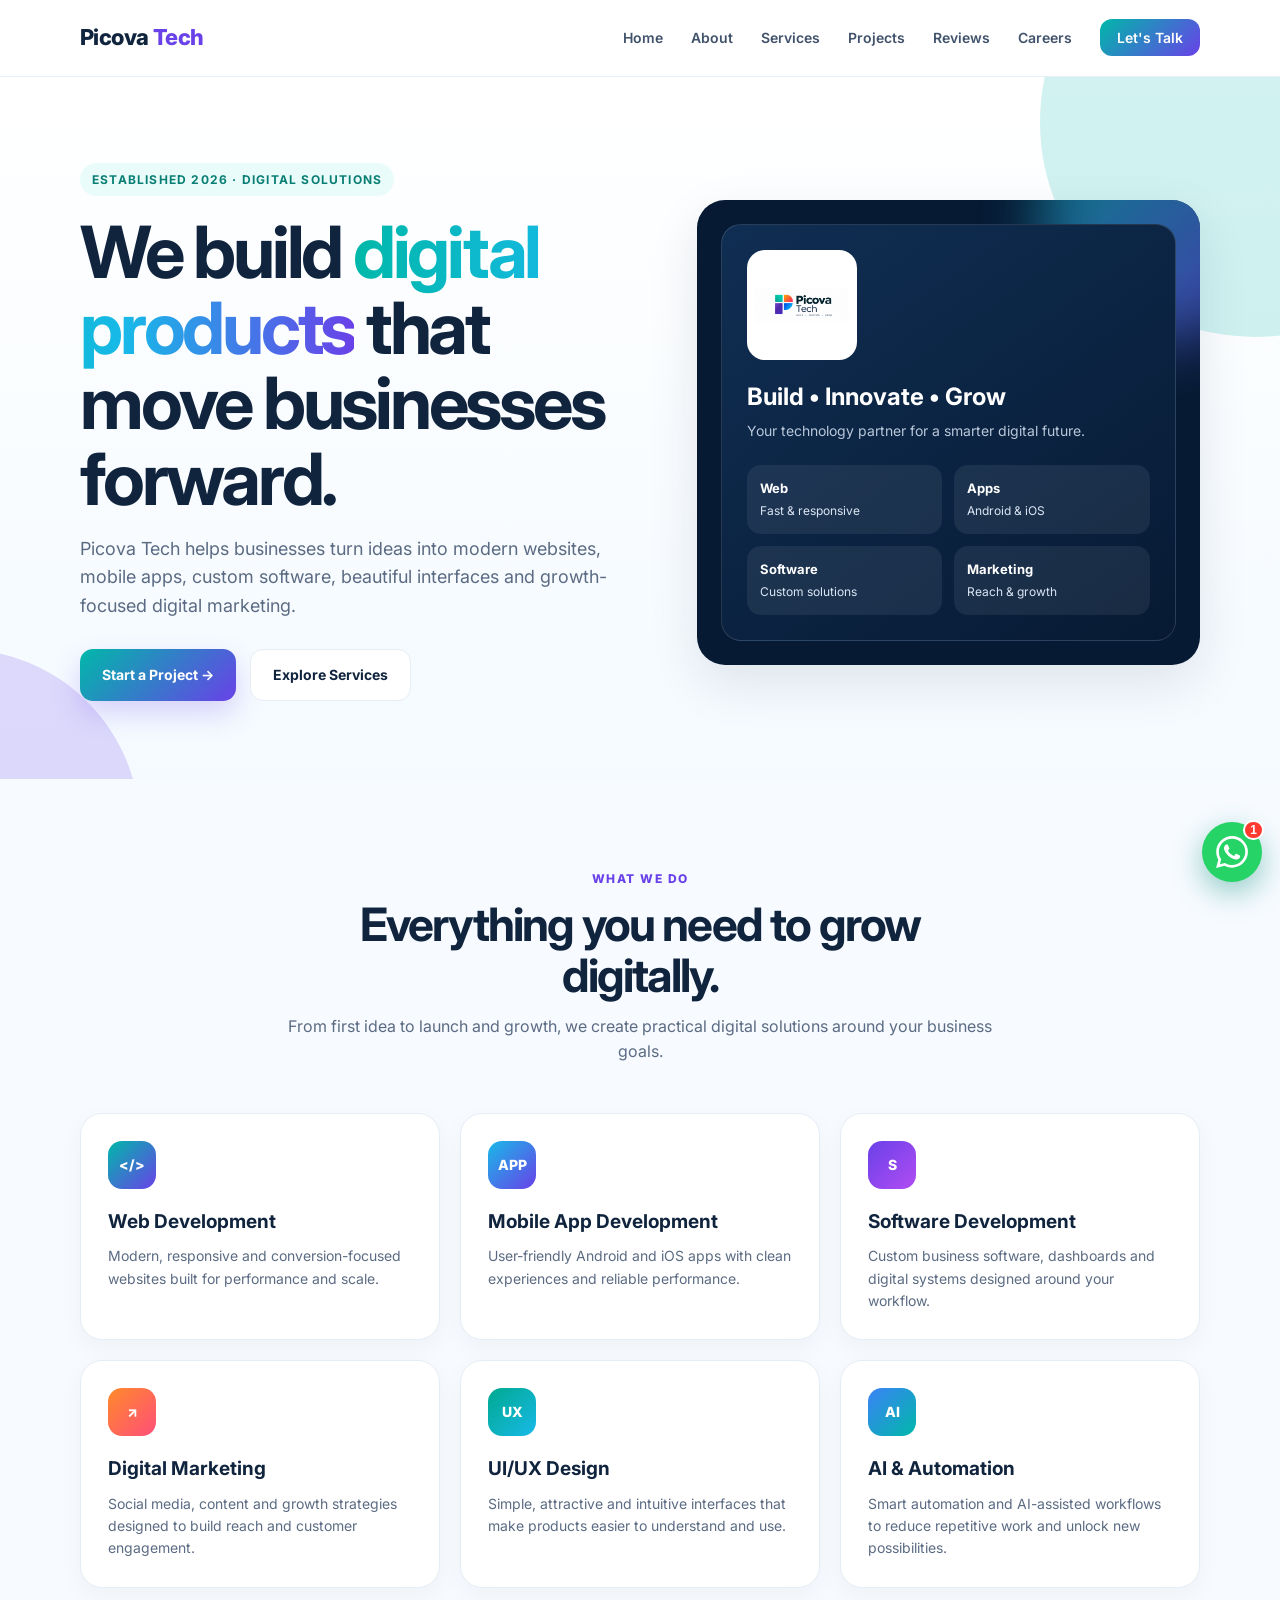
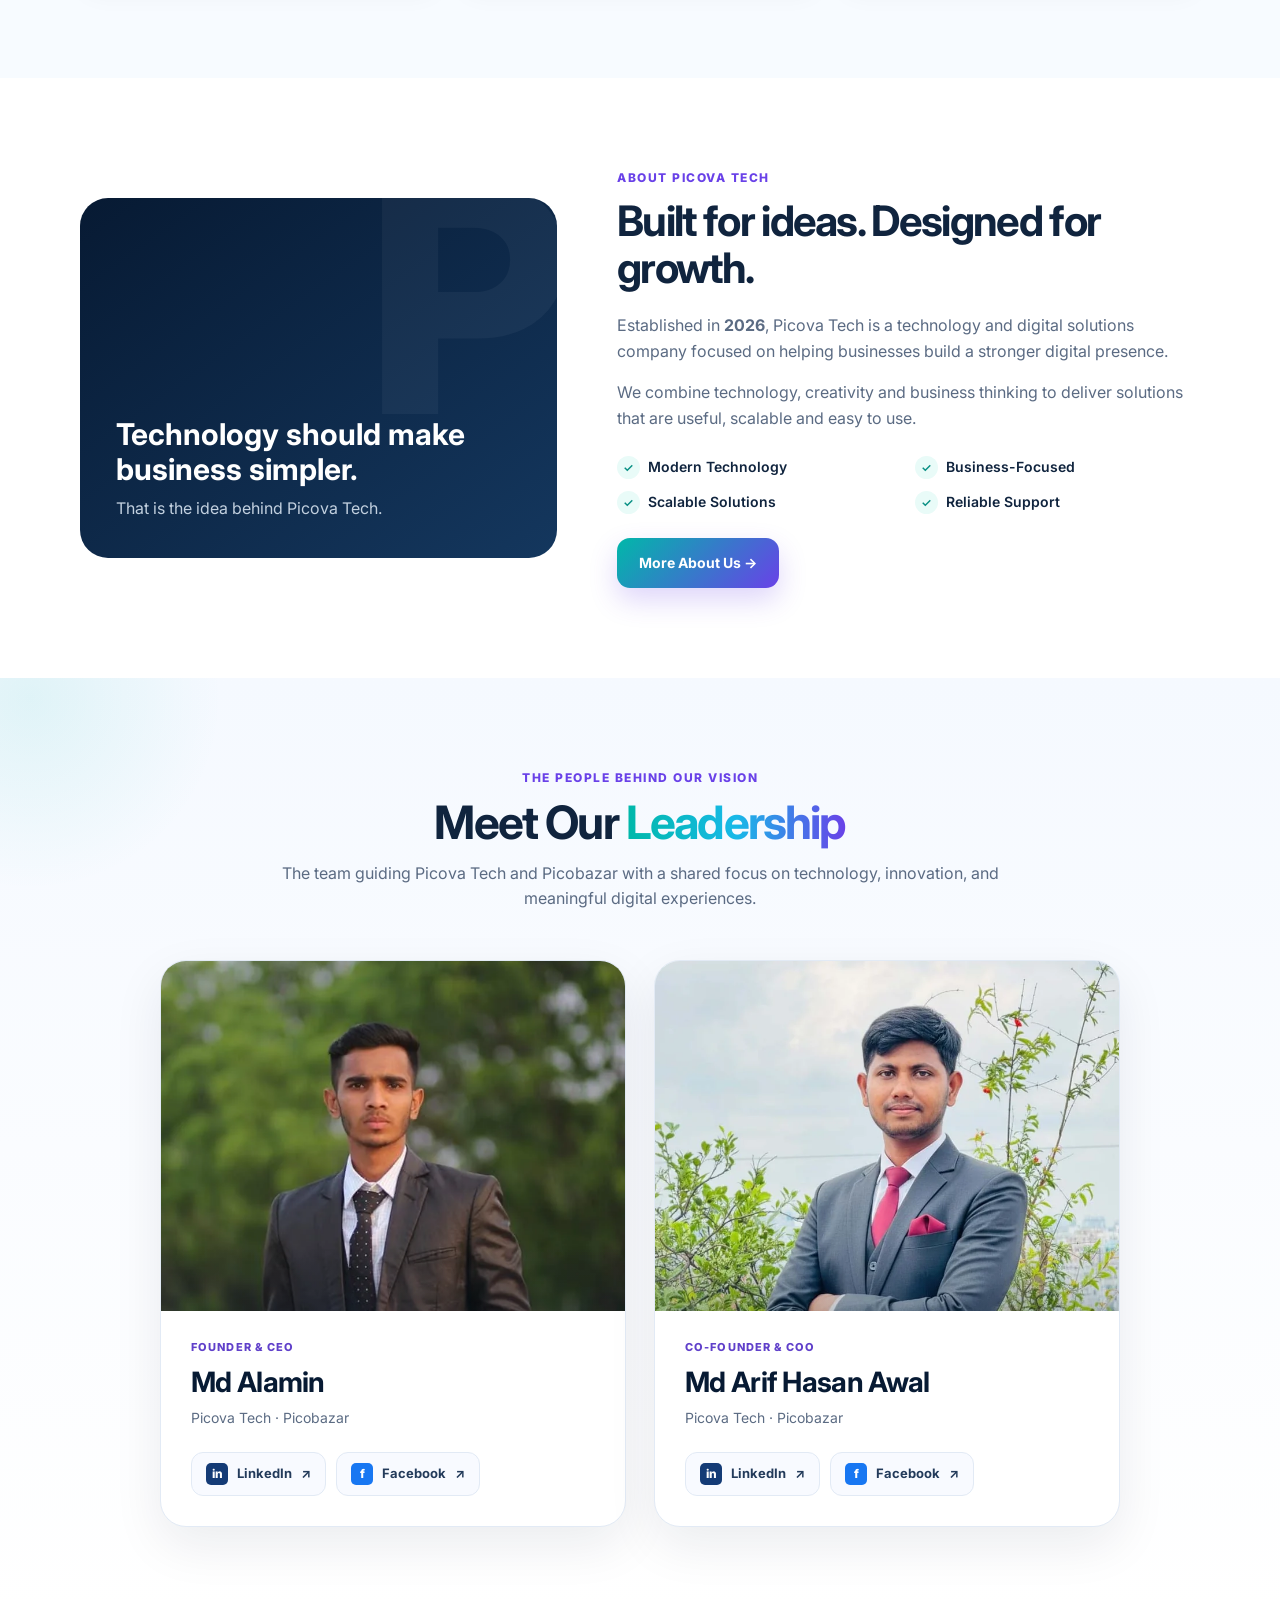
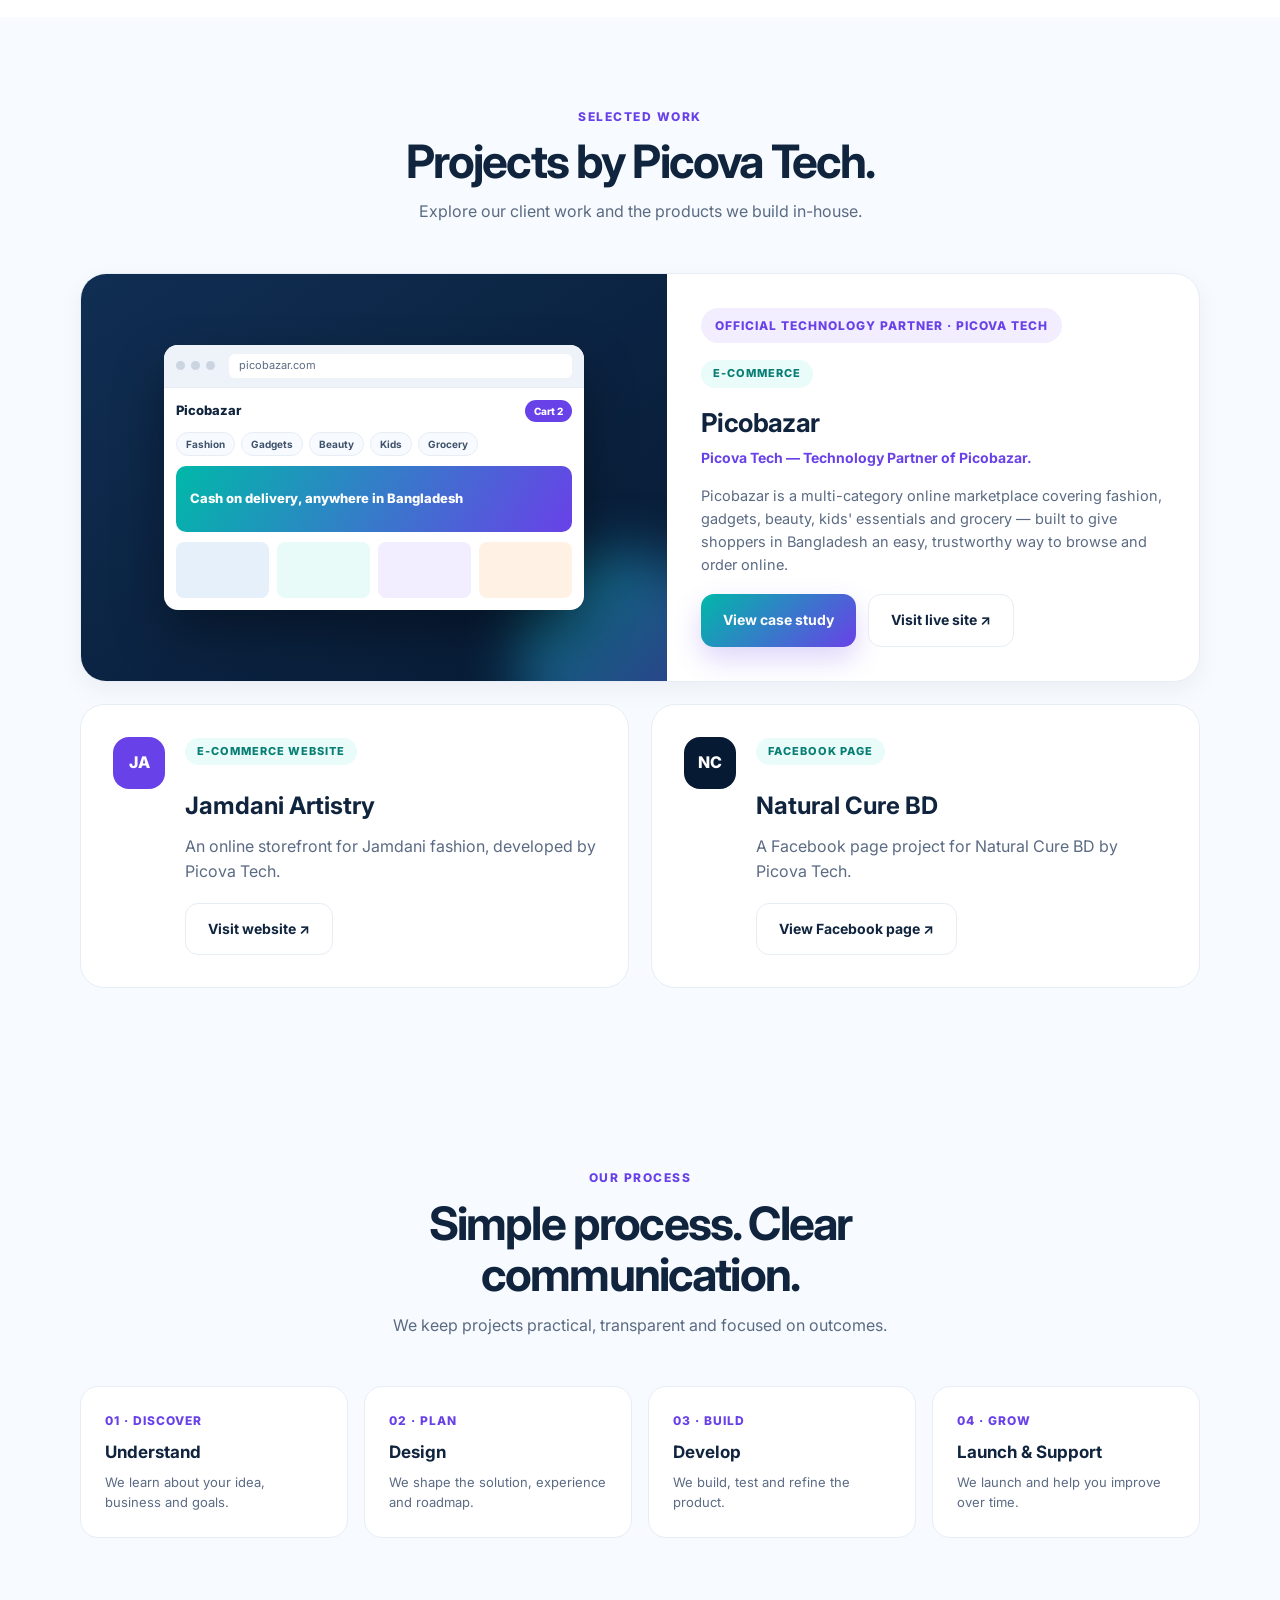
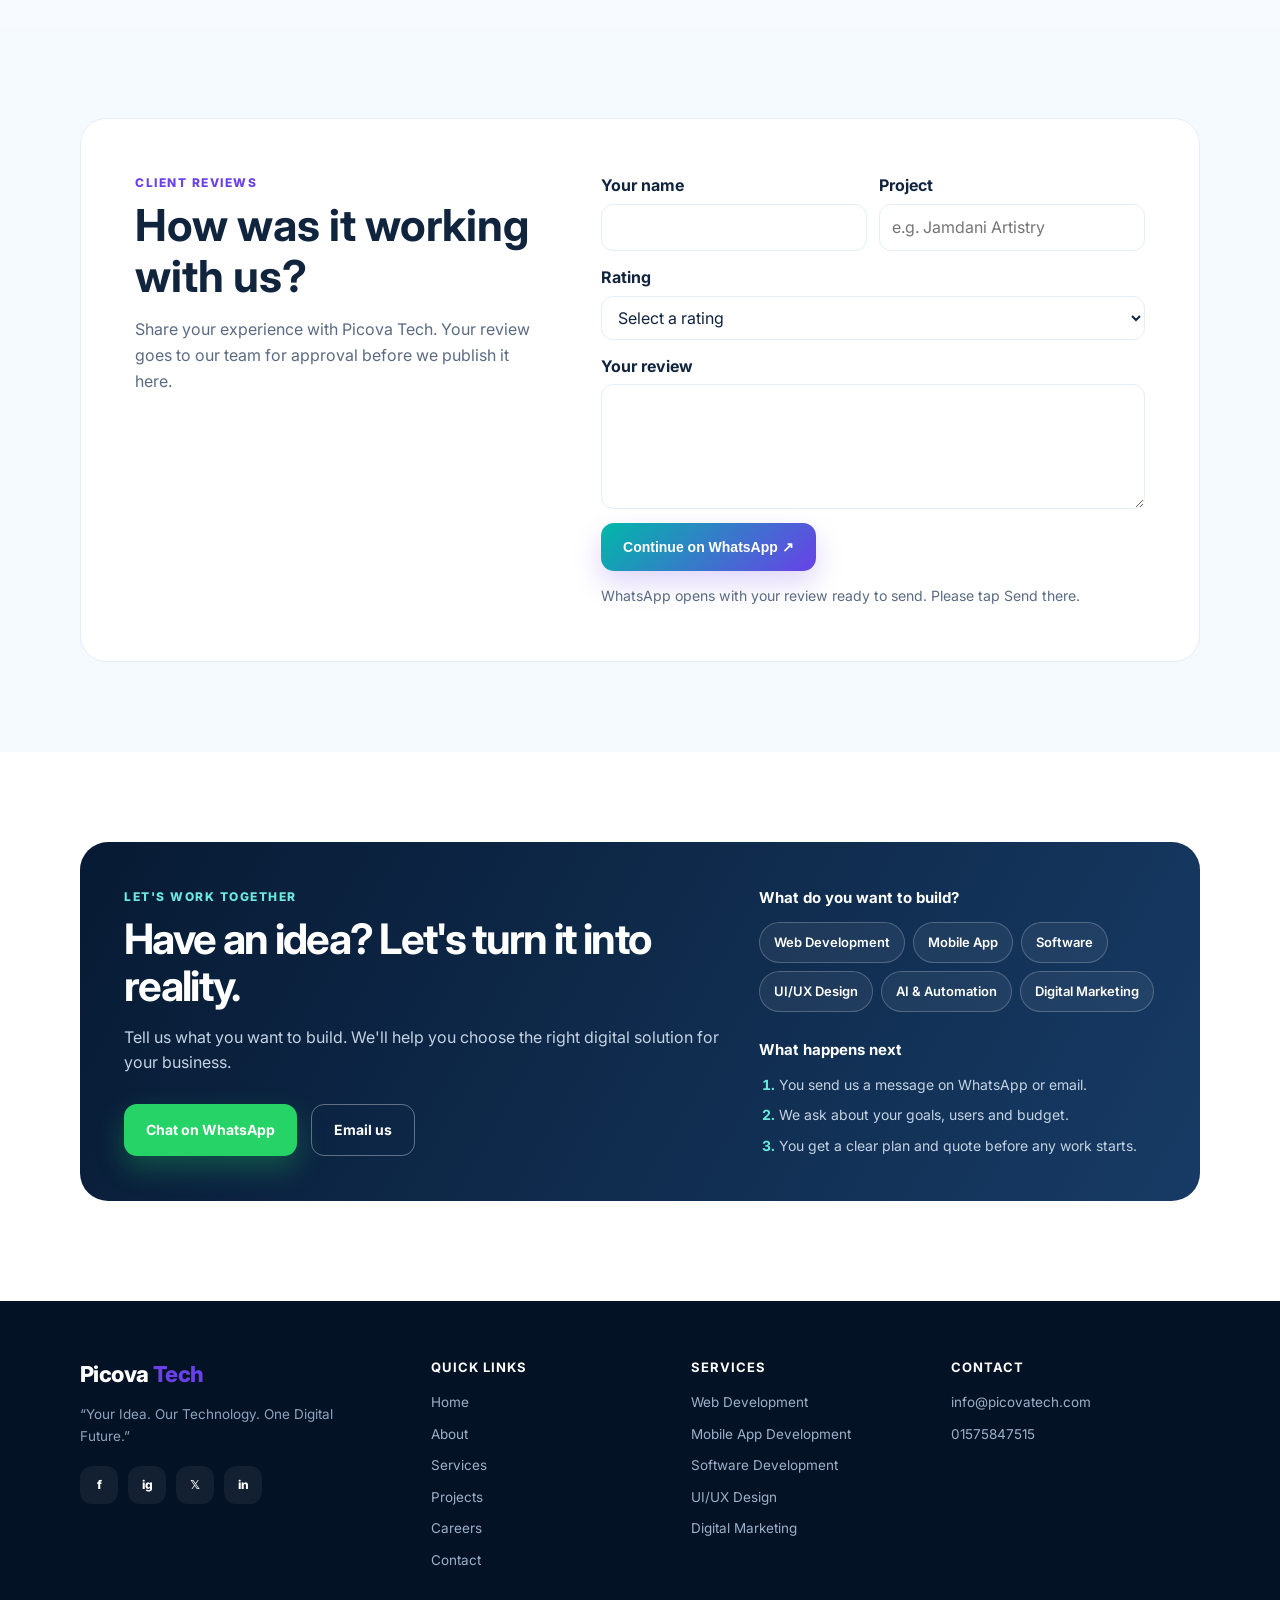
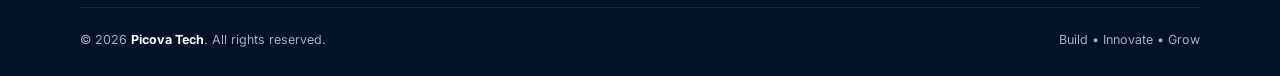
<file: index.html>
<!doctype html>
<html lang="en">
<head>
  <meta charset="utf-8">
  <meta name="viewport" content="width=device-width, initial-scale=1, viewport-fit=cover">
  <meta name="theme-color" content="#071a33">
  <meta name="robots" content="index, follow">
  <link rel="canonical" href="https://www.picovatech.com/">
  <meta name="description" content="Picova Tech is a digital technology company offering web development, mobile app development, custom software, UI/UX design, AI &amp; automation, and digital marketing services. Established in 2026.">
  <title>Picova Tech | Web, App &amp; Software Development Company</title>
  <meta property="og:type" content="website">
  <meta property="og:site_name" content="Picova Tech">
  <meta property="og:title" content="Picova Tech | Web, App &amp; Software Development Company">
  <meta property="og:description" content="Modern web, mobile app, custom software, UI/UX, AI automation and digital marketing solutions by Picova Tech.">
  <meta property="og:url" content="https://www.picovatech.com/">
  <meta property="og:image" content="https://www.picovatech.com/og-image.png">
  <meta name="twitter:card" content="summary_large_image">
  <meta name="twitter:title" content="Picova Tech | Web, App &amp; Software Development Company">
  <meta name="twitter:description" content="Modern digital solutions for businesses: web, apps, software, UI/UX, AI automation and digital marketing.">
  <meta name="twitter:image" content="https://www.picovatech.com/og-image.png">
  <link rel="icon" type="image/svg+xml" href="favicon.svg">
  <link rel="preconnect" href="https://fonts.googleapis.com">
  <link rel="preconnect" href="https://fonts.gstatic.com" crossorigin>
  <link href="https://fonts.googleapis.com/css2?family=Inter:wght@400;500;600;700;800&display=swap" rel="stylesheet">
  <link rel="stylesheet" href="styles.css">

  <script type="application/ld+json">
  {
    "@context": "https://schema.org",
    "@type": "Organization",
    "name": "Picova Tech",
    "url": "https://www.picovatech.com/",
    "logo": "https://www.picovatech.com/og-image.png",
    "email": "info@picovatech.com",
    "telephone": "+8801575847515",
    "description": "Digital technology company offering web development, mobile app development, custom software, UI/UX design, AI & automation, and digital marketing services.",
    "foundingDate": "2026",
    "address": { "@type": "PostalAddress", "addressCountry": "BD" },
    "contactPoint": {
      "@type": "ContactPoint",
      "telephone": "+8801575847515",
      "email": "info@picovatech.com",
      "contactType": "customer support"
    },
    "sameAs": [
      "https://www.facebook.com/picovatech/",
      "https://www.instagram.com/picovatech/",
      "https://x.com/picovatech/",
      "https://www.linkedin.com/company/picovatech/"
    ]
  }
  </script>
</head>
<body>
<a class="skip" href="#home">Skip to content</a>

<header>
  <div class="container nav">
    <a class="brand" href="#home">Picova <span>Tech</span></a>
    <nav aria-label="Main">
      <ul id="menu">
        <li><a href="#home">Home</a></li>
        <li><a href="about.html">About</a></li>
        <li><a href="#services">Services</a></li>
        <li><a href="projects.html">Projects</a></li>
        <li><a href="#reviews">Reviews</a></li>
        <li><a href="careers.html">Careers</a></li>
        <li><a href="#contact" class="nav-cta">Let's Talk</a></li>
      </ul>
    </nav>
    <button class="menu-btn" type="button" aria-label="Open menu" aria-expanded="false" aria-controls="menu">☰</button>
  </div>
</header>

<main>
<section class="hero" id="home">
  <div class="container hero-grid">
    <div>
      <span class="eyebrow">Established 2026 · Digital Solutions</span>
      <h1>We build <span class="gradient">digital products</span> that move businesses forward.</h1>
      <p>Picova Tech helps businesses turn ideas into modern websites, mobile apps, custom software, beautiful interfaces and growth-focused digital marketing.</p>
      <div class="buttons">
        <a class="btn btn-primary" href="#contact">Start a Project →</a>
        <a class="btn btn-light" href="#services">Explore Services</a>
      </div>
    </div>
    <div class="hero-card">
      <div class="mock">
        <img class="mock-logo" src="picova-tech-logo.png" onerror="this.onerror=null;this.src='/favicon.svg'" width="110" height="110" alt="Picova Tech logo" loading="eager">
        <h3>Build • Innovate • Grow</h3>
        <p>Your technology partner for a smarter digital future.</p>
        <div class="mini-grid">
          <div class="mini"><b>Web</b>Fast &amp; responsive</div>
          <div class="mini"><b>Apps</b>Android &amp; iOS</div>
          <div class="mini"><b>Software</b>Custom solutions</div>
          <div class="mini"><b>Marketing</b>Reach &amp; growth</div>
        </div>
      </div>
    </div>
  </div>
</section>

<section class="services" id="services" aria-labelledby="services-title">
  <div class="container">
    <div class="section-head">
      <div class="kicker">What we do</div>
      <h2 id="services-title">Everything you need to grow digitally.</h2>
      <p>From first idea to launch and growth, we create practical digital solutions around your business goals.</p>
    </div>
    <div class="cards">
      <article class="card"><div class="icon" aria-hidden="true">&lt;/&gt;</div><h3>Web Development</h3><p>Modern, responsive and conversion-focused websites built for performance and scale.</p></article>
      <article class="card"><div class="icon" aria-hidden="true">APP</div><h3>Mobile App Development</h3><p>User-friendly Android and iOS apps with clean experiences and reliable performance.</p></article>
      <article class="card"><div class="icon" aria-hidden="true">S</div><h3>Software Development</h3><p>Custom business software, dashboards and digital systems designed around your workflow.</p></article>
      <article class="card"><div class="icon" aria-hidden="true">↗</div><h3>Digital Marketing</h3><p>Social media, content and growth strategies designed to build reach and customer engagement.</p></article>
      <article class="card"><div class="icon" aria-hidden="true">UX</div><h3>UI/UX Design</h3><p>Simple, attractive and intuitive interfaces that make products easier to understand and use.</p></article>
      <article class="card"><div class="icon" aria-hidden="true">AI</div><h3>AI &amp; Automation</h3><p>Smart automation and AI-assisted workflows to reduce repetitive work and unlock new possibilities.</p></article>
    </div>
  </div>
</section>

<section id="about">
  <div class="container about-grid">
    <div class="about-panel">
      <h3>Technology should make business simpler.</h3>
      <p>That is the idea behind Picova Tech.</p>
    </div>
    <div class="about-copy">
      <div class="section-head">
        <div class="kicker">About Picova Tech</div>
        <h2>Built for ideas. Designed for growth.</h2>
      </div>
      <p>Established in <strong>2026</strong>, Picova Tech is a technology and digital solutions company focused on helping businesses build a stronger digital presence.</p>
      <p>We combine technology, creativity and business thinking to deliver solutions that are useful, scalable and easy to use.</p>
      <div class="ticks">
        <div class="tick">Modern Technology</div>
        <div class="tick">Business-Focused</div>
        <div class="tick">Scalable Solutions</div>
        <div class="tick">Reliable Support</div>
      </div>
      <div class="buttons" style="margin-top:8px">
        <a class="btn btn-primary" href="about.html">More About Us →</a>
      </div>
    </div>
  </div>
</section>

<section class="leadership-section" id="leadership" aria-labelledby="leadership-title">
  <div class="container">
    <div class="section-head">
      <div class="kicker">The people behind our vision</div>
      <h2 id="leadership-title">Meet Our <span class="gradient">Leadership</span></h2>
      <p>The team guiding Picova Tech and Picobazar with a shared focus on technology, innovation, and meaningful digital experiences.</p>
    </div>
    <div class="leader-grid">
      <article class="leader-card">
        <div class="leader-photo-wrap"><img class="leader-photo" src="md-alamin.webp" alt="Portrait of Md Alamin" loading="lazy" decoding="async" width="640" height="800"><span class="leader-photo-accent" aria-hidden="true"></span></div>
        <div class="leader-info">
          <div class="leader-role">Founder &amp; CEO</div>
          <h3>Md Alamin</h3>
          <p>Picova Tech <span aria-hidden="true">·</span> Picobazar</p>
          <div class="leader-links">
            <a href="https://www.linkedin.com/in/alamin433545/" target="_blank" rel="noopener noreferrer" aria-label="Md Alamin on LinkedIn"><span class="leader-social-icon" aria-hidden="true">in</span> LinkedIn <span aria-hidden="true">↗</span></a>
            <a href="https://www.facebook.com/alamin433545" target="_blank" rel="noopener noreferrer" aria-label="Md Alamin on Facebook"><span class="leader-social-icon" aria-hidden="true">f</span> Facebook <span aria-hidden="true">↗</span></a>
          </div>
        </div>
      </article>
      <article class="leader-card">
        <div class="leader-photo-wrap"><img class="leader-photo" src="md-arif-hasan-awal.webp" alt="Portrait of Md Arif Hasan Awal" loading="lazy" decoding="async" width="640" height="800"><span class="leader-photo-accent" aria-hidden="true"></span></div>
        <div class="leader-info">
          <div class="leader-role">Co-Founder &amp; COO</div>
          <h3>Md Arif Hasan Awal</h3>
          <p>Picova Tech <span aria-hidden="true">·</span> Picobazar</p>
          <div class="leader-links">
            <a href="https://www.linkedin.com/in/md-arif-hasan-065535410/" target="_blank" rel="noopener noreferrer" aria-label="Md Arif Hasan Awal on LinkedIn"><span class="leader-social-icon" aria-hidden="true">in</span> LinkedIn <span aria-hidden="true">↗</span></a>
            <a href="https://www.facebook.com/md.arif.hasan.awal.2025" target="_blank" rel="noopener noreferrer" aria-label="Md Arif Hasan Awal on Facebook"><span class="leader-social-icon" aria-hidden="true">f</span> Facebook <span aria-hidden="true">↗</span></a>
          </div>
        </div>
      </article>
    </div>
  </div>
</section>

<section class="featured-project" id="featured-project" aria-labelledby="featured-project-title">
  <div class="container">
    <div class="section-head">
      <div class="kicker">Selected work</div>
      <h2 id="featured-project-title">Projects by Picova Tech.</h2>
      <p>Explore our client work and the products we build in-house.</p>
    </div>
    <div class="project-card">
      <div class="project-media has-mock">
        <div class="browser" role="img" aria-label="Picobazar storefront preview">
          <div class="browser-bar"><i></i><i></i><i></i><span class="browser-url">picobazar.com</span></div>
          <div class="shop">
            <div class="shop-nav">Picobazar<span>Cart 2</span></div>
            <div class="shop-chips"><b>Fashion</b><b>Gadgets</b><b>Beauty</b><b>Kids</b><b>Grocery</b></div>
            <div class="shop-banner">Cash on delivery, anywhere in Bangladesh</div>
            <div class="shop-grid"><div></div><div></div><div></div><div></div></div>
          </div>
        </div>
      </div>
      <div class="project-body">
        <span class="rel-badge">Official Technology Partner · Picova Tech</span>
        <span class="project-cat">E-commerce</span>
        <h3>Picobazar</h3>
        <p class="project-tagline">Picova Tech — Technology Partner of Picobazar.</p>
        <p class="desc">Picobazar is a multi-category online marketplace covering fashion, gadgets, beauty, kids' essentials and grocery &mdash; built to give shoppers in Bangladesh an easy, trustworthy way to browse and order online.</p>
        <div class="project-actions">
          <a class="btn btn-primary" href="picobazar.html">View case study</a>
          <a class="btn btn-light" href="https://picobazar.com/" target="_blank" rel="noopener noreferrer">Visit live site ↗</a>
        </div>
      </div>
    </div>

    <div class="portfolio-grid">
      <article class="portfolio-card">
        <div class="portfolio-mark" aria-hidden="true">JA</div>
        <div class="portfolio-content">
          <span class="project-cat">E-commerce website</span>
          <h3>Jamdani Artistry</h3>
          <p>An online storefront for Jamdani fashion, developed by Picova Tech.</p>
          <a class="btn btn-light" href="https://www.jamdaniartistry.com/" target="_blank" rel="noopener noreferrer">Visit website ↗</a>
        </div>
      </article>
      <article class="portfolio-card">
        <div class="portfolio-mark" aria-hidden="true">NC</div>
        <div class="portfolio-content">
          <span class="project-cat">Facebook page</span>
          <h3>Natural Cure BD</h3>
          <p>A Facebook page project for Natural Cure BD by Picova Tech.</p>
          <a class="btn btn-light" href="https://www.facebook.com/naturalcurebd2026" target="_blank" rel="noopener noreferrer">View Facebook page ↗</a>
        </div>
      </article>
    </div>
  </div>
</section>

<section class="process" id="process">
  <div class="container">
    <div class="section-head">
      <div class="kicker">Our process</div>
      <h2>Simple process. Clear communication.</h2>
      <p>We keep projects practical, transparent and focused on outcomes.</p>
    </div>
    <div class="steps">
      <div class="step"><div class="num">01 · DISCOVER</div><h3>Understand</h3><p>We learn about your idea, business and goals.</p></div>
      <div class="step"><div class="num">02 · PLAN</div><h3>Design</h3><p>We shape the solution, experience and roadmap.</p></div>
      <div class="step"><div class="num">03 · BUILD</div><h3>Develop</h3><p>We build, test and refine the product.</p></div>
      <div class="step"><div class="num">04 · GROW</div><h3>Launch &amp; Support</h3><p>We launch and help you improve over time.</p></div>
    </div>
  </div>
</section>


<section class="reviews" id="reviews" aria-labelledby="reviews-title">
  <div class="container">
    <div class="review-panel">
      <div>
        <div class="kicker">Client reviews</div>
        <h2 id="reviews-title">How was it working with us?</h2>
        <p>Share your experience with Picova Tech. Your review goes to our team for approval before we publish it here.</p>
        <!-- Add approved testimonials here with the client's permission. -->
      </div>
      <form id="review-form" class="review-form">
        <div class="review-fields">
          <label>Your name<input name="reviewer" autocomplete="name" required maxlength="80"></label>
          <label>Project<input name="project" required maxlength="100" placeholder="e.g. Jamdani Artistry"></label>
        </div>
        <label>Rating
          <select name="rating" required>
            <option value="">Select a rating</option>
            <option value="5">5 — Excellent</option>
            <option value="4">4 — Very good</option>
            <option value="3">3 — Good</option>
            <option value="2">2 — Fair</option>
            <option value="1">1 — Poor</option>
          </select>
        </label>
        <label>Your review<textarea name="review" required maxlength="800" rows="4"></textarea></label>
        <button type="submit" class="btn btn-primary" disabled>Continue on WhatsApp ↗</button>
        <p class="review-note" id="review-note" role="status">WhatsApp opens with your review ready to send. Please tap Send there.</p>
        <noscript><p><a href="https://wa.me/8801575847515">Send your review on WhatsApp</a></p></noscript>
      </form>
    </div>
  </div>
</section>

<section class="contact" id="contact">
  <div class="container">
    <div class="contact-box">
      <div>
        <div class="kicker">Let's work together</div>
        <h2>Have an idea? Let's turn it into reality.</h2>
        <p>Tell us what you want to build. We'll help you choose the right digital solution for your business.</p>
        <div class="buttons">
          <a class="btn btn-primary" href="https://wa.me/8801575847515?text=Hello%20Picova%20Tech!%20I%20have%20a%20project%20idea." target="_blank" rel="noopener noreferrer">Chat on WhatsApp</a>
          <a class="btn btn-ghost" href="mailto:info@picovatech.com?subject=New%20project%20enquiry">Email us</a>
        </div>
      </div>
      <div class="contact-side">
        <h3>What do you want to build?</h3>
        <div class="picks"><a class="pick" href="https://wa.me/8801575847515?text=Hello%20Picova%20Tech%21%20I%20am%20interested%20in%20Web%20Development." target="_blank" rel="noopener noreferrer">Web Development</a><a class="pick" href="https://wa.me/8801575847515?text=Hello%20Picova%20Tech%21%20I%20am%20interested%20in%20Mobile%20App." target="_blank" rel="noopener noreferrer">Mobile App</a><a class="pick" href="https://wa.me/8801575847515?text=Hello%20Picova%20Tech%21%20I%20am%20interested%20in%20Software." target="_blank" rel="noopener noreferrer">Software</a><a class="pick" href="https://wa.me/8801575847515?text=Hello%20Picova%20Tech%21%20I%20am%20interested%20in%20UI/UX%20Design." target="_blank" rel="noopener noreferrer">UI/UX Design</a><a class="pick" href="https://wa.me/8801575847515?text=Hello%20Picova%20Tech%21%20I%20am%20interested%20in%20AI%20%26%20Automation." target="_blank" rel="noopener noreferrer">AI &amp; Automation</a><a class="pick" href="https://wa.me/8801575847515?text=Hello%20Picova%20Tech%21%20I%20am%20interested%20in%20Digital%20Marketing." target="_blank" rel="noopener noreferrer">Digital Marketing</a></div>
        <h3>What happens next</h3>
        <ol class="next">
          <li>You send us a message on WhatsApp or email.</li>
          <li>We ask about your goals, users and budget.</li>
          <li>You get a clear plan and quote before any work starts.</li>
        </ol>
      </div>
    </div>
  </div>
</section>
</main>

<footer>
  <div class="container">
    <div class="footer-grid">
      <div class="footer-brand">
        <a class="brand" href="#home">Picova <span>Tech</span></a>
        <p>&ldquo;Your Idea. Our Technology. One Digital Future.&rdquo;</p>
        <div class="social">
          <a href="https://www.facebook.com/picovatech/" target="_blank" rel="noopener noreferrer" aria-label="Picova Tech on Facebook">f</a>
          <a href="https://www.instagram.com/picovatech/" target="_blank" rel="noopener noreferrer" aria-label="Picova Tech on Instagram">ig</a>
          <a href="https://x.com/picovatech/" target="_blank" rel="noopener noreferrer" aria-label="Picova Tech on X">𝕏</a>
          <a href="https://www.linkedin.com/company/picovatech/" target="_blank" rel="noopener noreferrer" aria-label="Picova Tech on LinkedIn">in</a>
        </div>
      </div>
      <div class="footer-col">
        <h4>Quick Links</h4>
        <ul>
          <li><a href="#home">Home</a></li>
          <li><a href="about.html">About</a></li>
          <li><a href="#services">Services</a></li>
          <li><a href="projects.html">Projects</a></li>
          <li><a href="careers.html">Careers</a></li>
          <li><a href="#contact">Contact</a></li>
        </ul>
      </div>
      <div class="footer-col">
        <h4>Services</h4>
        <ul>
          <li><a href="#services">Web Development</a></li>
          <li><a href="#services">Mobile App Development</a></li>
          <li><a href="#services">Software Development</a></li>
          <li><a href="#services">UI/UX Design</a></li>
          <li><a href="#services">Digital Marketing</a></li>
        </ul>
      </div>
      <div class="footer-col">
        <h4>Contact</h4>
        <ul>
          <li class="contact-item"><a href="mailto:info@picovatech.com">info@picovatech.com</a></li>
          <li class="contact-item"><a href="tel:+8801575847515">01575847515</a></li>
        </ul>
      </div>
    </div>
    <div class="foot-bottom">
      <div>© <span id="year">2026</span> <strong style="color:#fff">Picova Tech</strong>. All rights reserved.</div>
      <div>Build • Innovate • Grow</div>
    </div>
  </div>
</footer>

<!-- ===== WhatsApp chat widget ===== -->
<div class="wa-teaser" id="waTeaser" role="status">
  <span class="wa-teaser-text">👋 Have a project in mind? Chat with us on WhatsApp.</span>
  <button type="button" aria-label="Dismiss">×</button>
</div>

<section class="wa-panel" id="waPanel" role="dialog" aria-label="Chat with Picova Tech on WhatsApp" aria-hidden="true" style="padding:0">
  <div class="wa-head">
    <div class="wa-avatar" aria-hidden="true">P</div>
    <div class="wa-head-info"><strong>Picova Tech</strong><span>Online on WhatsApp</span></div>
    <button class="wa-close" type="button" aria-label="Close chat">×</button>
  </div>
  <div class="wa-body" id="waBody" aria-live="polite"></div>
  <div class="wa-foot">
    <div class="wa-form">
      <textarea class="wa-input" id="waInput" rows="1" placeholder="Type your message…" aria-label="Your message"></textarea>
      <button class="wa-send" id="waSend" type="button" aria-label="Send on WhatsApp">
        <svg viewBox="0 0 24 24" aria-hidden="true"><path d="M2.01 21 23 12 2.01 3 2 10l15 2-15 2z"/></svg>
      </button>
    </div>
    <p class="wa-note">Your message will open in WhatsApp.</p>
  </div>
</section>

<button class="wa-fab" id="waFab" type="button" aria-label="Chat on WhatsApp" aria-expanded="false" aria-controls="waPanel">
  <svg viewBox="0 0 24 24" aria-hidden="true"><path d="M17.472 14.382c-.297-.149-1.758-.867-2.03-.967-.273-.099-.471-.148-.67.15-.197.297-.767.966-.94 1.164-.173.199-.347.223-.644.075-.297-.15-1.255-.463-2.39-1.475-.883-.788-1.48-1.761-1.653-2.059-.173-.297-.018-.458.13-.606.134-.133.298-.347.446-.52.149-.174.198-.298.298-.497.099-.198.05-.371-.025-.52-.075-.149-.669-1.612-.916-2.207-.242-.579-.487-.5-.669-.51-.173-.008-.371-.01-.57-.01-.198 0-.52.074-.792.372-.272.297-1.04 1.016-1.04 2.479 0 1.462 1.065 2.875 1.213 3.074.149.198 2.096 3.2 5.077 4.487.709.306 1.262.489 1.694.625.712.227 1.36.195 1.871.118.571-.085 1.758-.719 2.006-1.413.248-.694.248-1.289.173-1.413-.074-.124-.272-.198-.57-.347m-5.421 7.403h-.004a9.87 9.87 0 01-5.031-1.378l-.361-.214-3.741.982.998-3.648-.235-.374a9.86 9.86 0 01-1.51-5.26c.001-5.45 4.436-9.884 9.888-9.884 2.64 0 5.122 1.03 6.988 2.898a9.825 9.825 0 012.893 6.994c-.003 5.45-4.437 9.884-9.885 9.884m8.413-18.297A11.815 11.815 0 0012.05 0C5.495 0 .16 5.335.157 11.892c0 2.096.547 4.142 1.588 5.945L.057 24l6.305-1.654a11.882 11.882 0 005.683 1.448h.005c6.554 0 11.89-5.335 11.893-11.893a11.821 11.821 0 00-3.48-8.413z"/></svg>
  <span class="wa-x" aria-hidden="true">×</span>
  <span class="wa-badge" id="waBadge">1</span>
</button>

<script src="main.js" defer></script>
</body>
</html>
</file>
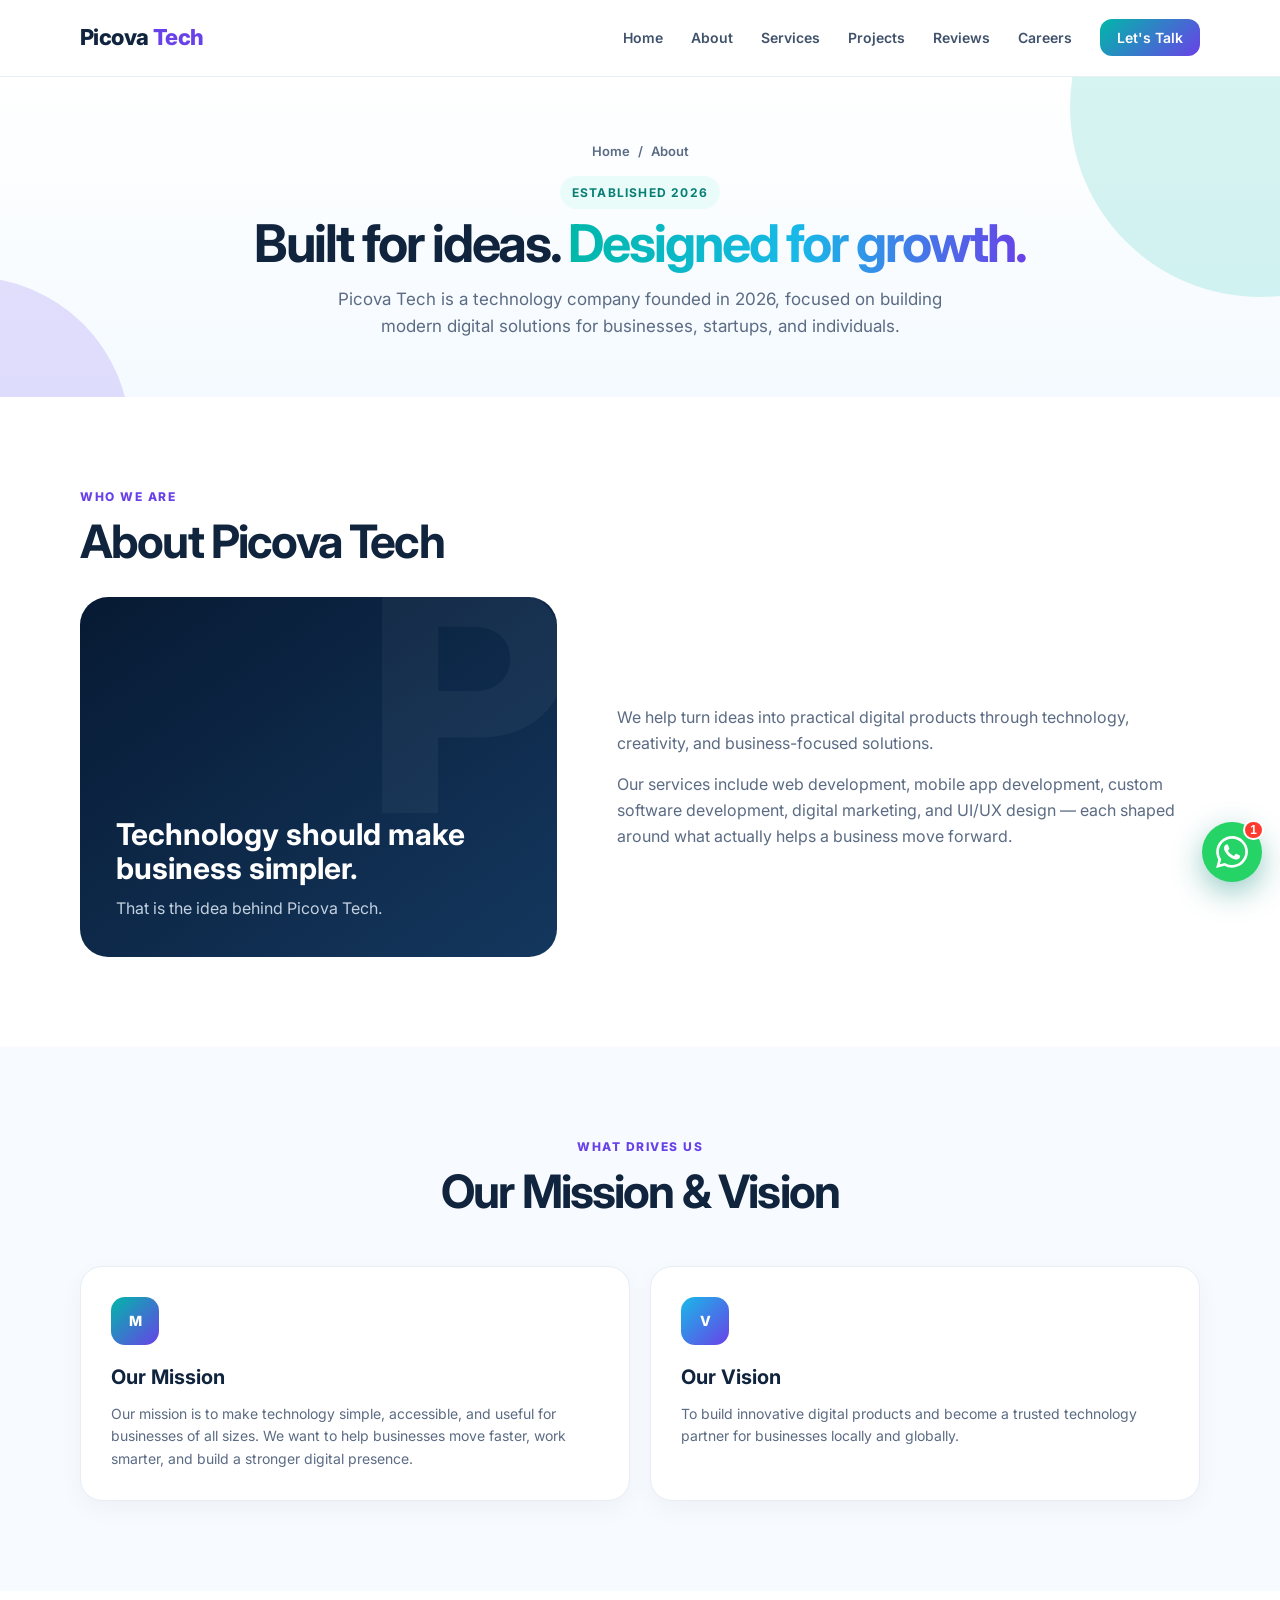
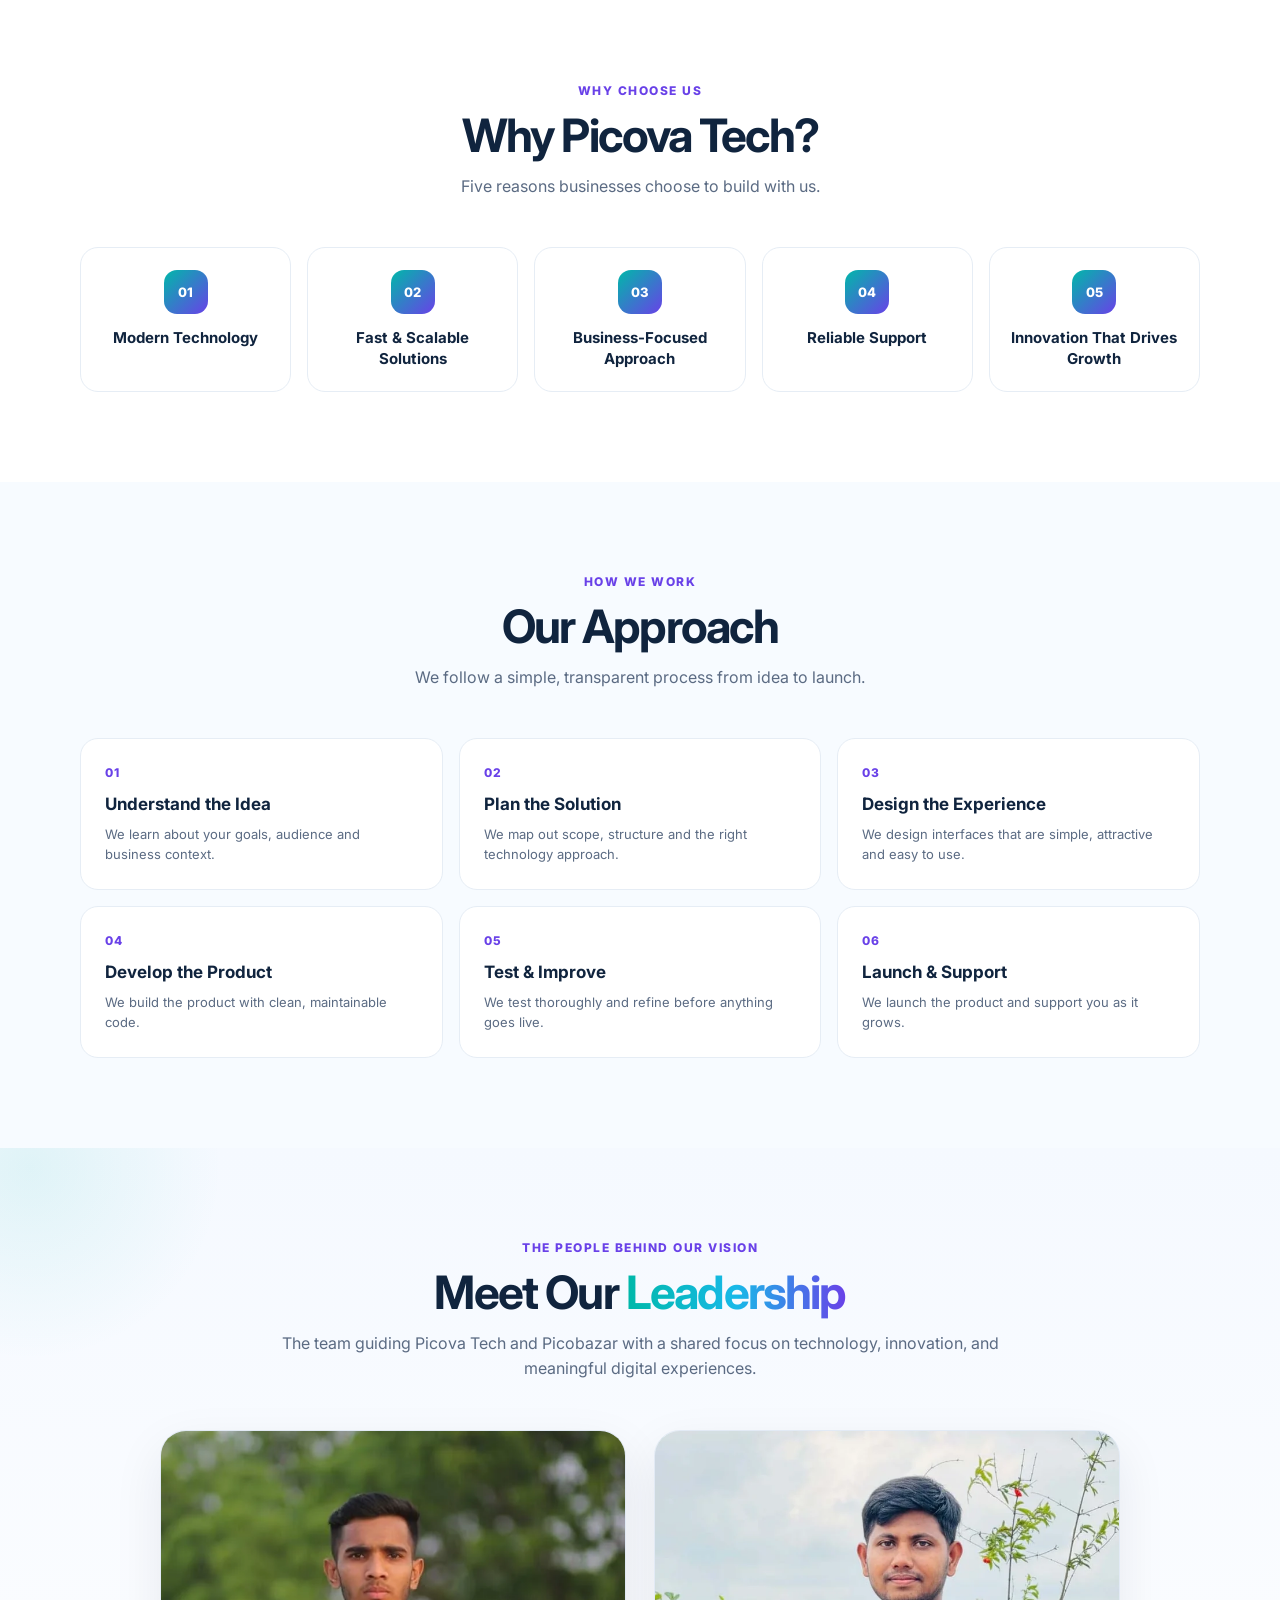
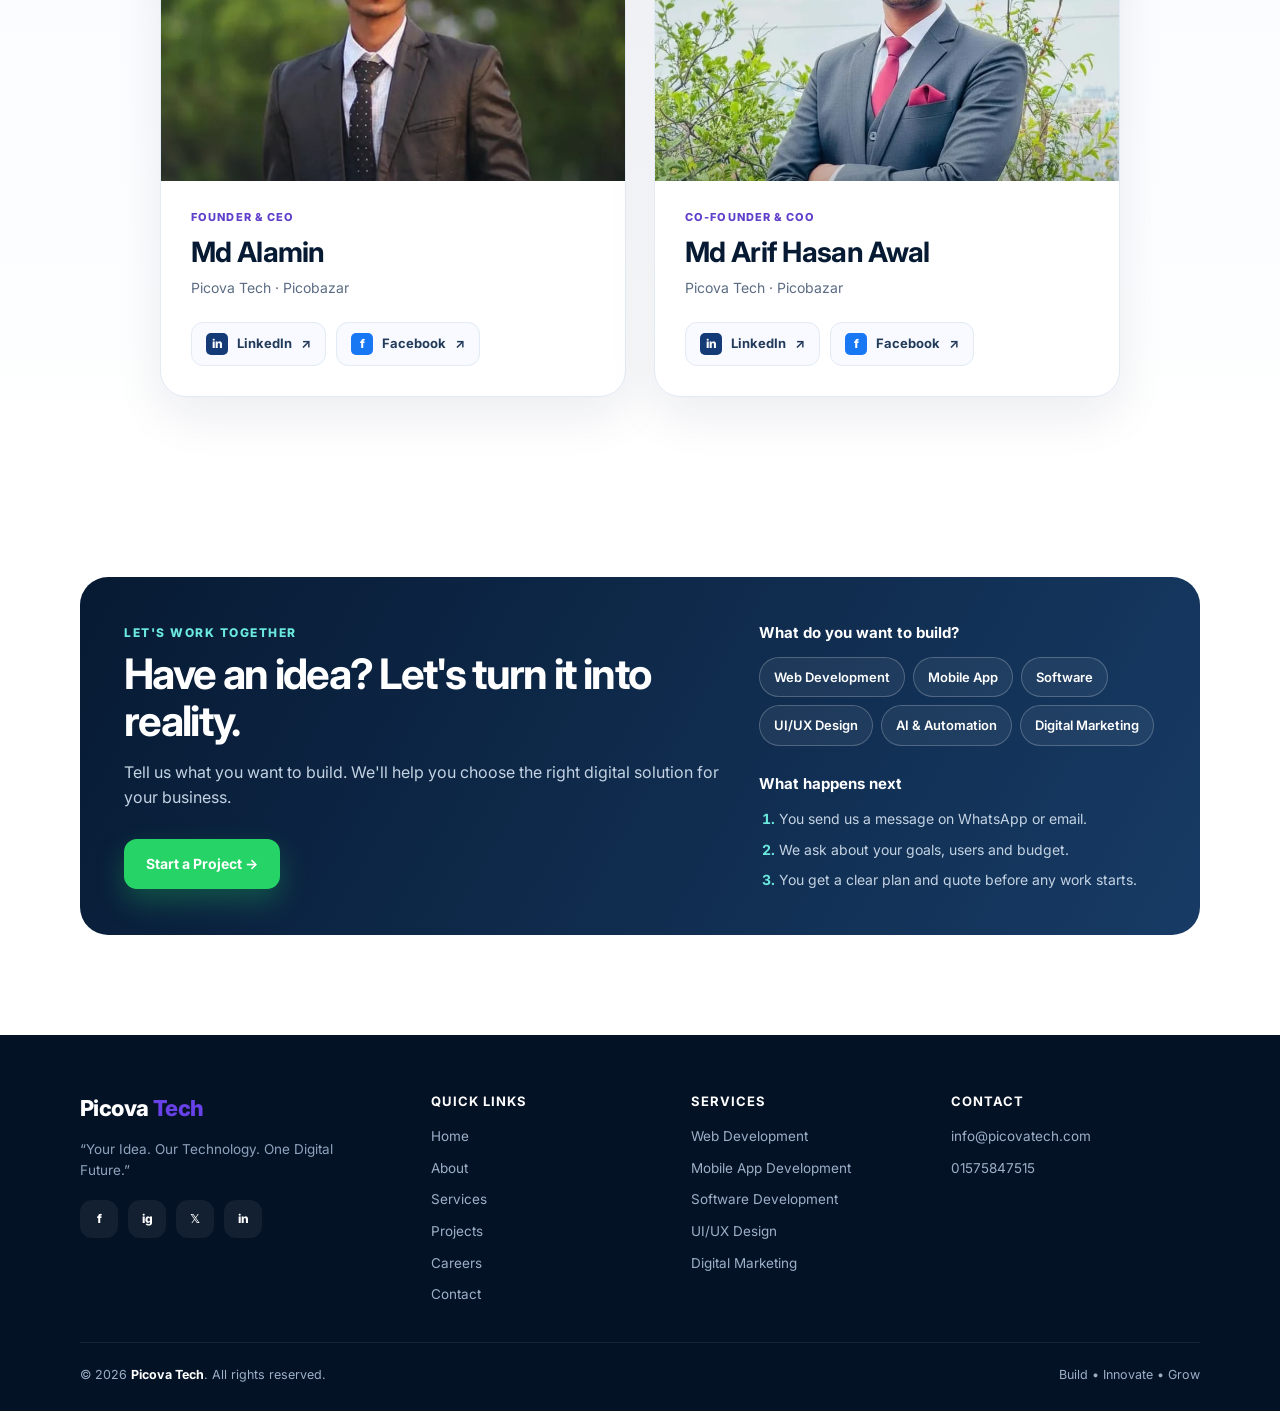
<file: about.html>
<!doctype html>
<html lang="en">
<head>
  <meta charset="utf-8">
  <meta name="viewport" content="width=device-width, initial-scale=1, viewport-fit=cover">
  <meta name="theme-color" content="#071a33">
  <meta name="robots" content="index, follow">
  <link rel="canonical" href="https://www.picovatech.com/about">
  <meta name="description" content="Picova Tech is a technology company founded in 2026, building web, mobile app, software, UI/UX and digital marketing solutions. Learn our mission, vision and approach.">
  <title>About Picova Tech | Digital Solutions &amp; Software Company</title>
  <meta property="og:type" content="website">
  <meta property="og:site_name" content="Picova Tech">
  <meta property="og:title" content="About Picova Tech | Digital Solutions &amp; Software Company">
  <meta property="og:description" content="Founded in 2026, Picova Tech turns ideas into practical digital products through web, mobile, software, UI/UX and marketing solutions.">
  <meta property="og:url" content="https://www.picovatech.com/about">
  <meta property="og:image" content="https://www.picovatech.com/og-image.png">
  <meta name="twitter:card" content="summary_large_image">
  <meta name="twitter:title" content="About Picova Tech | Digital Solutions &amp; Software Company">
  <meta name="twitter:description" content="Founded in 2026, Picova Tech turns ideas into practical digital products for businesses, startups and individuals.">
  <meta name="twitter:image" content="https://www.picovatech.com/og-image.png">
  <link rel="icon" type="image/svg+xml" href="favicon.svg">
  <link rel="preconnect" href="https://fonts.googleapis.com">
  <link rel="preconnect" href="https://fonts.gstatic.com" crossorigin>
  <link href="https://fonts.googleapis.com/css2?family=Inter:wght@400;500;600;700;800&display=swap" rel="stylesheet">
  <link rel="stylesheet" href="styles.css">

  <script type="application/ld+json">
  {
    "@context": "https://schema.org",
    "@type": "AboutPage",
    "name": "About Picova Tech",
    "url": "https://www.picovatech.com/about",
    "isPartOf": { "@type": "WebSite", "name": "Picova Tech", "url": "https://www.picovatech.com/" },
    "mainEntity": {
      "@type": "Organization",
      "name": "Picova Tech",
      "url": "https://www.picovatech.com/",
      "foundingDate": "2026",
      "email": "info@picovatech.com",
      "telephone": "+8801575847515",
      "sameAs": [
        "https://www.facebook.com/picovatech/",
        "https://www.instagram.com/picovatech/",
        "https://x.com/picovatech/",
        "https://www.linkedin.com/company/picovatech/"
      ]
    }
  }
  </script>
</head>
<body>
<a class="skip" href="#main">Skip to content</a>

<header>
  <div class="container nav">
    <a class="brand" href="index.html#home">Picova <span>Tech</span></a>
    <nav aria-label="Main">
      <ul id="menu">
        <li><a href="index.html#home">Home</a></li>
        <li><a href="about.html" aria-current="page">About</a></li>
        <li><a href="index.html#services">Services</a></li>
        <li><a href="projects.html">Projects</a></li>
        <li><a href="index.html#reviews">Reviews</a></li>
        <li><a href="careers.html">Careers</a></li>
        <li><a href="index.html#contact" class="nav-cta">Let's Talk</a></li>
      </ul>
    </nav>
    <button class="menu-btn" type="button" aria-label="Open menu" aria-expanded="false" aria-controls="menu">☰</button>
  </div>
</header>

<main id="main">

<section class="page-hero">
  <div class="container">
    <div class="breadcrumb"><a href="index.html">Home</a><span>/</span><span>About</span></div>
    <span class="eyebrow">Established 2026</span>
    <h1>Built for ideas. <span class="gradient">Designed for growth.</span></h1>
    <p>Picova Tech is a technology company founded in 2026, focused on building modern digital solutions for businesses, startups, and individuals.</p>
  </div>
</section>

<section aria-labelledby="about-story-title">
  <div class="container">
    <div class="section-head" style="text-align:left;margin:0 0 30px;max-width:none">
      <div class="kicker">Who we are</div>
      <h2 id="about-story-title">About Picova Tech</h2>
    </div>
    <div class="about-grid">
      <div class="about-panel">
        <h3>Technology should make business simpler.</h3>
        <p>That is the idea behind Picova Tech.</p>
      </div>
      <div class="about-copy">
        <p>We help turn ideas into practical digital products through technology, creativity, and business-focused solutions.</p>
        <p>Our services include web development, mobile app development, custom software development, digital marketing, and UI/UX design &mdash; each shaped around what actually helps a business move forward.</p>
      </div>
    </div>
  </div>
</section>

<section class="services" aria-labelledby="mv-title">
  <div class="container">
    <div class="section-head">
      <div class="kicker">What drives us</div>
      <h2 id="mv-title">Our Mission &amp; Vision</h2>
    </div>
    <div class="mv-grid">
      <div class="mv-card">
        <div class="icon" aria-hidden="true">M</div>
        <h3>Our Mission</h3>
        <p>Our mission is to make technology simple, accessible, and useful for businesses of all sizes. We want to help businesses move faster, work smarter, and build a stronger digital presence.</p>
      </div>
      <div class="mv-card">
        <div class="icon" aria-hidden="true" style="background:linear-gradient(135deg,var(--cyan),var(--purple))">V</div>
        <h3>Our Vision</h3>
        <p>To build innovative digital products and become a trusted technology partner for businesses locally and globally.</p>
      </div>
    </div>
  </div>
</section>

<section aria-labelledby="why-title">
  <div class="container">
    <div class="section-head">
      <div class="kicker">Why choose us</div>
      <h2 id="why-title">Why Picova Tech?</h2>
      <p>Five reasons businesses choose to build with us.</p>
    </div>
    <div class="value-grid">
      <div class="value-card"><div class="v-icon" aria-hidden="true">01</div><h3>Modern Technology</h3></div>
      <div class="value-card"><div class="v-icon" aria-hidden="true">02</div><h3>Fast &amp; Scalable Solutions</h3></div>
      <div class="value-card"><div class="v-icon" aria-hidden="true">03</div><h3>Business-Focused Approach</h3></div>
      <div class="value-card"><div class="v-icon" aria-hidden="true">04</div><h3>Reliable Support</h3></div>
      <div class="value-card"><div class="v-icon" aria-hidden="true">05</div><h3>Innovation That Drives Growth</h3></div>
    </div>
  </div>
</section>

<section class="process" aria-labelledby="approach-title">
  <div class="container">
    <div class="section-head">
      <div class="kicker">How we work</div>
      <h2 id="approach-title">Our Approach</h2>
      <p>We follow a simple, transparent process from idea to launch.</p>
    </div>
    <div class="timeline">
      <div class="step"><div class="num">01</div><h3>Understand the Idea</h3><p>We learn about your goals, audience and business context.</p></div>
      <div class="step"><div class="num">02</div><h3>Plan the Solution</h3><p>We map out scope, structure and the right technology approach.</p></div>
      <div class="step"><div class="num">03</div><h3>Design the Experience</h3><p>We design interfaces that are simple, attractive and easy to use.</p></div>
      <div class="step"><div class="num">04</div><h3>Develop the Product</h3><p>We build the product with clean, maintainable code.</p></div>
      <div class="step"><div class="num">05</div><h3>Test &amp; Improve</h3><p>We test thoroughly and refine before anything goes live.</p></div>
      <div class="step"><div class="num">06</div><h3>Launch &amp; Support</h3><p>We launch the product and support you as it grows.</p></div>
    </div>
  </div>
</section>

<section class="leadership-section" id="leadership" aria-labelledby="leadership-title">
  <div class="container">
    <div class="section-head">
      <div class="kicker">The people behind our vision</div>
      <h2 id="leadership-title">Meet Our <span class="gradient">Leadership</span></h2>
      <p>The team guiding Picova Tech and Picobazar with a shared focus on technology, innovation, and meaningful digital experiences.</p>
    </div>
    <div class="leader-grid">
      <article class="leader-card">
        <div class="leader-photo-wrap"><img class="leader-photo" src="md-alamin.webp" alt="Portrait of Md Alamin" loading="lazy" decoding="async" width="640" height="800"><span class="leader-photo-accent" aria-hidden="true"></span></div>
        <div class="leader-info">
          <div class="leader-role">Founder &amp; CEO</div>
          <h3>Md Alamin</h3>
          <p>Picova Tech <span aria-hidden="true">·</span> Picobazar</p>
          <div class="leader-links">
            <a href="https://www.linkedin.com/in/alamin433545/" target="_blank" rel="noopener noreferrer" aria-label="Md Alamin on LinkedIn"><span class="leader-social-icon" aria-hidden="true">in</span> LinkedIn <span aria-hidden="true">↗</span></a>
            <a href="https://www.facebook.com/alamin433545" target="_blank" rel="noopener noreferrer" aria-label="Md Alamin on Facebook"><span class="leader-social-icon" aria-hidden="true">f</span> Facebook <span aria-hidden="true">↗</span></a>
          </div>
        </div>
      </article>
      <article class="leader-card">
        <div class="leader-photo-wrap"><img class="leader-photo" src="md-arif-hasan-awal.webp" alt="Portrait of Md Arif Hasan Awal" loading="lazy" decoding="async" width="640" height="800"><span class="leader-photo-accent" aria-hidden="true"></span></div>
        <div class="leader-info">
          <div class="leader-role">Co-Founder &amp; COO</div>
          <h3>Md Arif Hasan Awal</h3>
          <p>Picova Tech <span aria-hidden="true">·</span> Picobazar</p>
          <div class="leader-links">
            <a href="https://www.linkedin.com/in/md-arif-hasan-065535410/" target="_blank" rel="noopener noreferrer" aria-label="Md Arif Hasan Awal on LinkedIn"><span class="leader-social-icon" aria-hidden="true">in</span> LinkedIn <span aria-hidden="true">↗</span></a>
            <a href="https://www.facebook.com/md.arif.hasan.awal.2025" target="_blank" rel="noopener noreferrer" aria-label="Md Arif Hasan Awal on Facebook"><span class="leader-social-icon" aria-hidden="true">f</span> Facebook <span aria-hidden="true">↗</span></a>
          </div>
        </div>
      </article>
    </div>
  </div>
</section>

<section class="contact">
  <div class="container">
    <div class="contact-box">
      <div>
        <div class="kicker">Let's work together</div>
        <h2>Have an idea? Let's turn it into reality.</h2>
        <p>Tell us what you want to build. We'll help you choose the right digital solution for your business.</p>
        <div class="buttons">
          <a class="btn btn-primary" href="index.html#contact">Start a Project →</a>
        </div>
      </div>
      <div class="contact-side">
        <h3>What do you want to build?</h3>
        <div class="picks"><a class="pick" href="https://wa.me/8801575847515?text=Hello%20Picova%20Tech%21%20I%20am%20interested%20in%20Web%20Development." target="_blank" rel="noopener noreferrer">Web Development</a><a class="pick" href="https://wa.me/8801575847515?text=Hello%20Picova%20Tech%21%20I%20am%20interested%20in%20Mobile%20App." target="_blank" rel="noopener noreferrer">Mobile App</a><a class="pick" href="https://wa.me/8801575847515?text=Hello%20Picova%20Tech%21%20I%20am%20interested%20in%20Software." target="_blank" rel="noopener noreferrer">Software</a><a class="pick" href="https://wa.me/8801575847515?text=Hello%20Picova%20Tech%21%20I%20am%20interested%20in%20UI/UX%20Design." target="_blank" rel="noopener noreferrer">UI/UX Design</a><a class="pick" href="https://wa.me/8801575847515?text=Hello%20Picova%20Tech%21%20I%20am%20interested%20in%20AI%20%26%20Automation." target="_blank" rel="noopener noreferrer">AI &amp; Automation</a><a class="pick" href="https://wa.me/8801575847515?text=Hello%20Picova%20Tech%21%20I%20am%20interested%20in%20Digital%20Marketing." target="_blank" rel="noopener noreferrer">Digital Marketing</a></div>
        <h3>What happens next</h3>
        <ol class="next"><li>You send us a message on WhatsApp or email.</li><li>We ask about your goals, users and budget.</li><li>You get a clear plan and quote before any work starts.</li></ol>
      </div>
    </div>
  </div>
</section>

</main>

<footer>
  <div class="container">
    <div class="footer-grid">
      <div class="footer-brand">
        <a class="brand" href="index.html#home">Picova <span>Tech</span></a>
        <p>&ldquo;Your Idea. Our Technology. One Digital Future.&rdquo;</p>
        <div class="social">
          <a href="https://www.facebook.com/picovatech/" target="_blank" rel="noopener noreferrer" aria-label="Picova Tech on Facebook">f</a>
          <a href="https://www.instagram.com/picovatech/" target="_blank" rel="noopener noreferrer" aria-label="Picova Tech on Instagram">ig</a>
          <a href="https://x.com/picovatech/" target="_blank" rel="noopener noreferrer" aria-label="Picova Tech on X">𝕏</a>
          <a href="https://www.linkedin.com/company/picovatech/" target="_blank" rel="noopener noreferrer" aria-label="Picova Tech on LinkedIn">in</a>
        </div>
      </div>
      <div class="footer-col">
        <h4>Quick Links</h4>
        <ul>
          <li><a href="index.html#home">Home</a></li>
          <li><a href="about.html">About</a></li>
          <li><a href="index.html#services">Services</a></li>
          <li><a href="projects.html">Projects</a></li>
          <li><a href="careers.html">Careers</a></li>
          <li><a href="index.html#contact">Contact</a></li>
        </ul>
      </div>
      <div class="footer-col">
        <h4>Services</h4>
        <ul>
          <li><a href="index.html#services">Web Development</a></li>
          <li><a href="index.html#services">Mobile App Development</a></li>
          <li><a href="index.html#services">Software Development</a></li>
          <li><a href="index.html#services">UI/UX Design</a></li>
          <li><a href="index.html#services">Digital Marketing</a></li>
        </ul>
      </div>
      <div class="footer-col">
        <h4>Contact</h4>
        <ul>
          <li class="contact-item"><a href="mailto:info@picovatech.com">info@picovatech.com</a></li>
          <li class="contact-item"><a href="tel:+8801575847515">01575847515</a></li>
        </ul>
      </div>
    </div>
    <div class="foot-bottom">
      <div>© <span id="year">2026</span> <strong style="color:#fff">Picova Tech</strong>. All rights reserved.</div>
      <div>Build • Innovate • Grow</div>
    </div>
  </div>
</footer>

<!-- ===== WhatsApp chat widget ===== -->
<div class="wa-teaser" id="waTeaser" role="status">
  <span class="wa-teaser-text">👋 Have a project in mind? Chat with us on WhatsApp.</span>
  <button type="button" aria-label="Dismiss">×</button>
</div>

<section class="wa-panel" id="waPanel" role="dialog" aria-label="Chat with Picova Tech on WhatsApp" aria-hidden="true" style="padding:0">
  <div class="wa-head">
    <div class="wa-avatar" aria-hidden="true">P</div>
    <div class="wa-head-info"><strong>Picova Tech</strong><span>Online on WhatsApp</span></div>
    <button class="wa-close" type="button" aria-label="Close chat">×</button>
  </div>
  <div class="wa-body" id="waBody" aria-live="polite"></div>
  <div class="wa-foot">
    <div class="wa-form">
      <textarea class="wa-input" id="waInput" rows="1" placeholder="Type your message…" aria-label="Your message"></textarea>
      <button class="wa-send" id="waSend" type="button" aria-label="Send on WhatsApp">
        <svg viewBox="0 0 24 24" aria-hidden="true"><path d="M2.01 21 23 12 2.01 3 2 10l15 2-15 2z"/></svg>
      </button>
    </div>
    <p class="wa-note">Your message will open in WhatsApp.</p>
  </div>
</section>

<button class="wa-fab" id="waFab" type="button" aria-label="Chat on WhatsApp" aria-expanded="false" aria-controls="waPanel">
  <svg viewBox="0 0 24 24" aria-hidden="true"><path d="M17.472 14.382c-.297-.149-1.758-.867-2.03-.967-.273-.099-.471-.148-.67.15-.197.297-.767.966-.94 1.164-.173.199-.347.223-.644.075-.297-.15-1.255-.463-2.39-1.475-.883-.788-1.48-1.761-1.653-2.059-.173-.297-.018-.458.13-.606.134-.133.298-.347.446-.52.149-.174.198-.298.298-.497.099-.198.05-.371-.025-.52-.075-.149-.669-1.612-.916-2.207-.242-.579-.487-.5-.669-.51-.173-.008-.371-.01-.57-.01-.198 0-.52.074-.792.372-.272.297-1.04 1.016-1.04 2.479 0 1.462 1.065 2.875 1.213 3.074.149.198 2.096 3.2 5.077 4.487.709.306 1.262.489 1.694.625.712.227 1.36.195 1.871.118.571-.085 1.758-.719 2.006-1.413.248-.694.248-1.289.173-1.413-.074-.124-.272-.198-.57-.347m-5.421 7.403h-.004a9.87 9.87 0 01-5.031-1.378l-.361-.214-3.741.982.998-3.648-.235-.374a9.86 9.86 0 01-1.51-5.26c.001-5.45 4.436-9.884 9.888-9.884 2.64 0 5.122 1.03 6.988 2.898a9.825 9.825 0 012.893 6.994c-.003 5.45-4.437 9.884-9.885 9.884m8.413-18.297A11.815 11.815 0 0012.05 0C5.495 0 .16 5.335.157 11.892c0 2.096.547 4.142 1.588 5.945L.057 24l6.305-1.654a11.882 11.882 0 005.683 1.448h.005c6.554 0 11.89-5.335 11.893-11.893a11.821 11.821 0 00-3.48-8.413z"/></svg>
  <span class="wa-x" aria-hidden="true">×</span>
  <span class="wa-badge" id="waBadge">1</span>
</button>

<script src="main.js" defer></script>
</body>
</html>
</file>
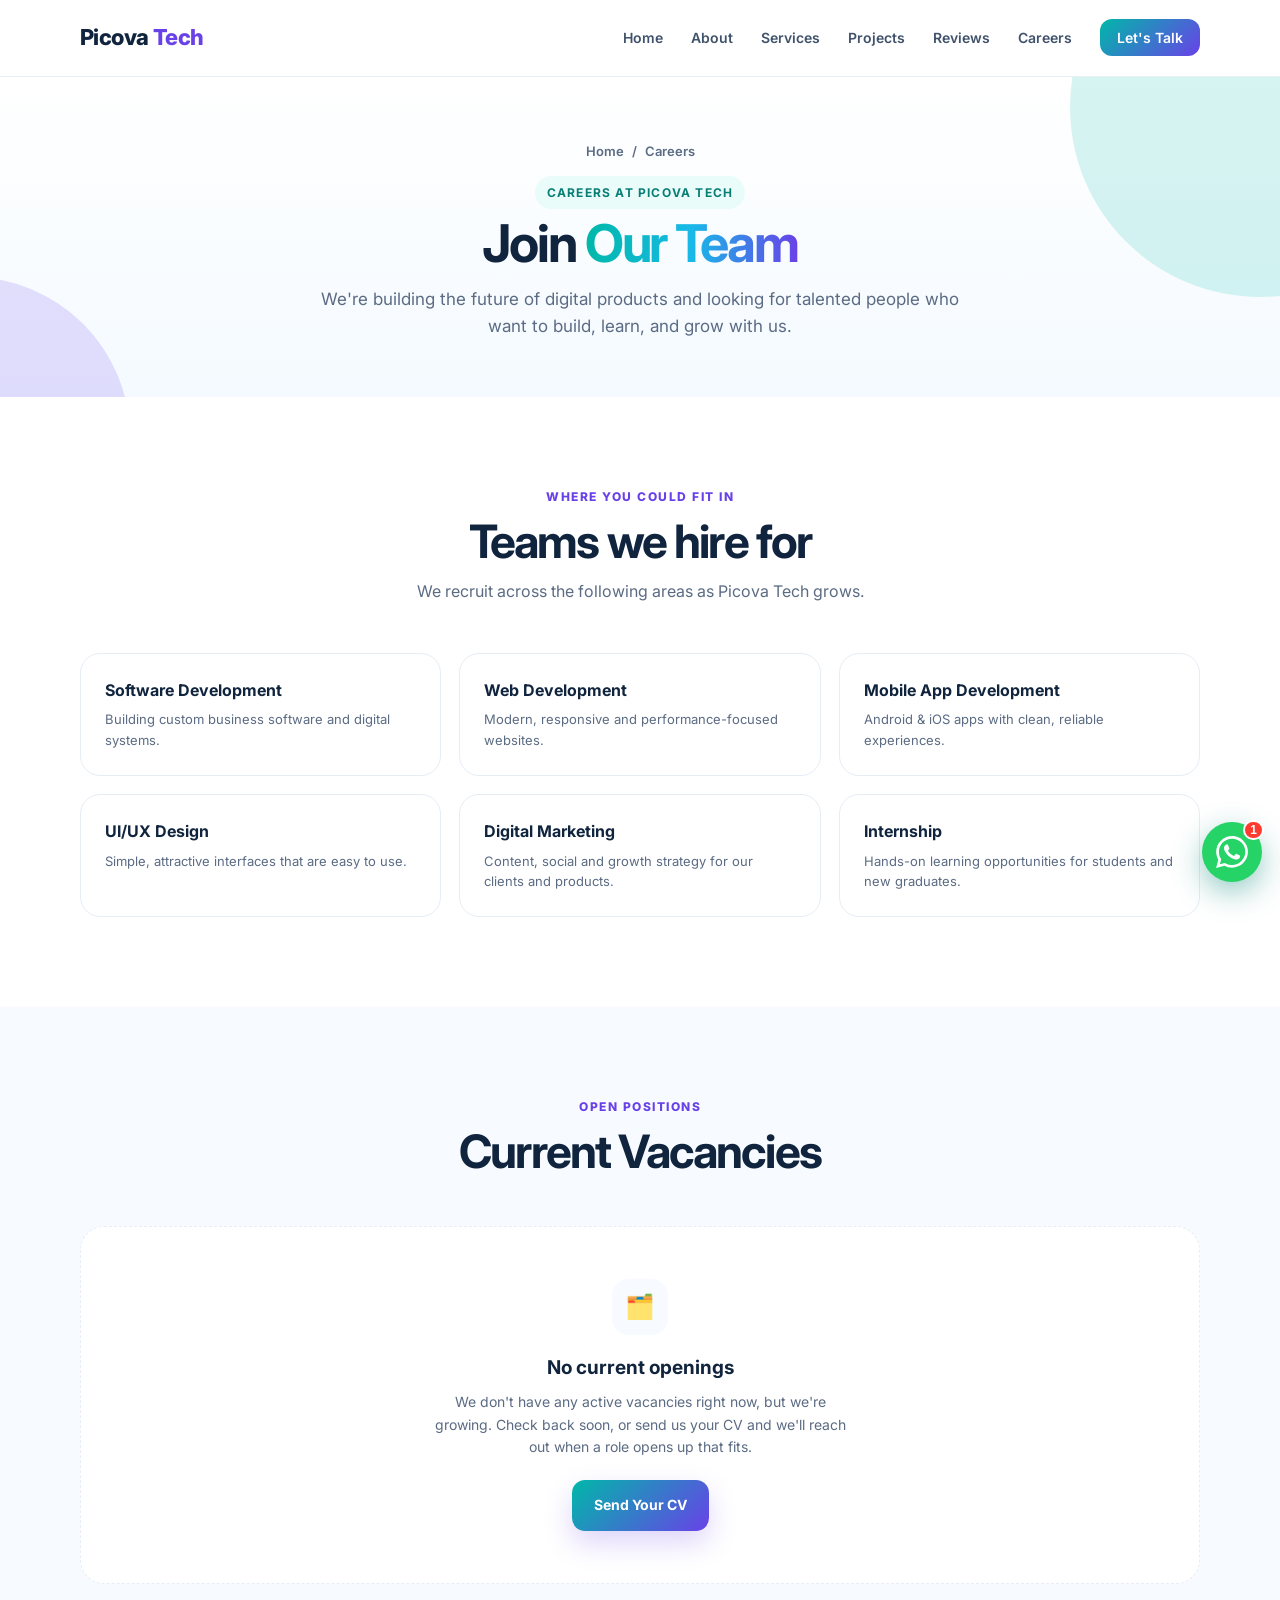
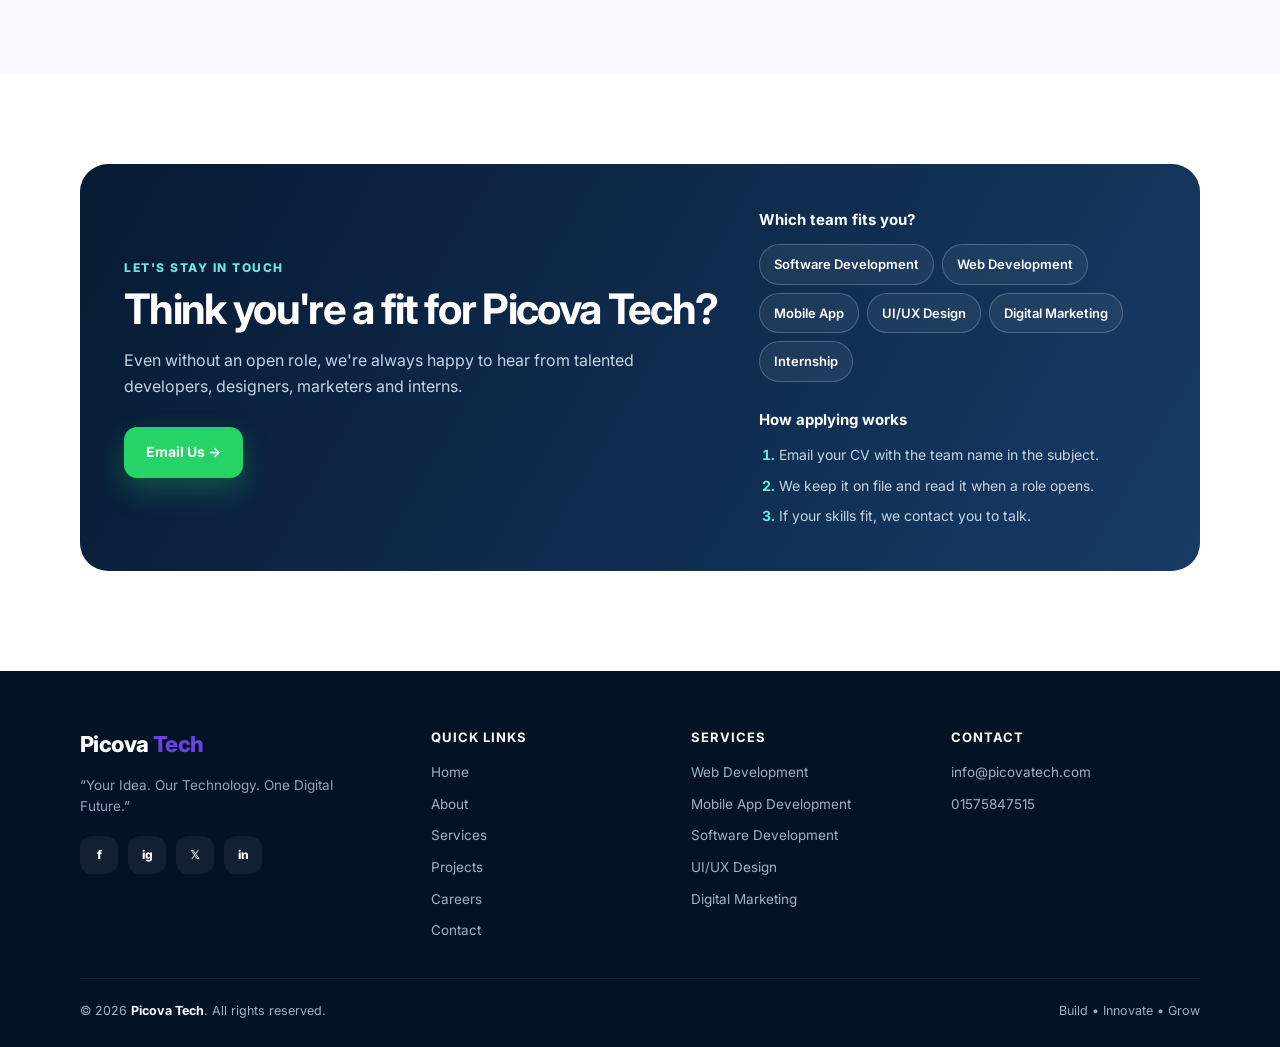
<file: careers.html>
<!doctype html>
<html lang="en">
<head>
  <meta charset="utf-8">
  <meta name="viewport" content="width=device-width, initial-scale=1, viewport-fit=cover">
  <meta name="theme-color" content="#071a33">
  <meta name="robots" content="index, follow">
  <link rel="canonical" href="https://www.picovatech.com/careers">
  <meta name="description" content="Join Picova Tech. We're building the future of digital products and looking for developers, designers, marketers and interns to build, learn and grow with us.">
  <title>Careers | Picova Tech</title>
  <meta property="og:type" content="website">
  <meta property="og:site_name" content="Picova Tech">
  <meta property="og:title" content="Careers | Picova Tech">
  <meta property="og:description" content="We're building the future of digital products and looking for talented people who want to build, learn, and grow with us.">
  <meta property="og:url" content="https://www.picovatech.com/careers">
  <meta property="og:image" content="https://www.picovatech.com/og-image.png">
  <meta name="twitter:card" content="summary_large_image">
  <meta name="twitter:title" content="Careers | Picova Tech">
  <meta name="twitter:description" content="We're building the future of digital products and looking for talented people who want to build, learn, and grow with us.">
  <meta name="twitter:image" content="https://www.picovatech.com/og-image.png">
  <link rel="icon" type="image/svg+xml" href="favicon.svg">
  <link rel="preconnect" href="https://fonts.googleapis.com">
  <link rel="preconnect" href="https://fonts.gstatic.com" crossorigin>
  <link href="https://fonts.googleapis.com/css2?family=Inter:wght@400;500;600;700;800&display=swap" rel="stylesheet">
  <link rel="stylesheet" href="styles.css">

  <script type="application/ld+json">
  {
    "@context": "https://schema.org",
    "@type": "WebPage",
    "name": "Careers | Picova Tech",
    "url": "https://www.picovatech.com/careers",
    "isPartOf": { "@type": "WebSite", "name": "Picova Tech", "url": "https://www.picovatech.com/" },
    "about": { "@type": "Organization", "name": "Picova Tech", "url": "https://www.picovatech.com/" }
  }
  </script>
</head>
<body>
<a class="skip" href="#main">Skip to content</a>

<header>
  <div class="container nav">
    <a class="brand" href="index.html#home">Picova <span>Tech</span></a>
    <nav aria-label="Main">
      <ul id="menu">
        <li><a href="index.html#home">Home</a></li>
        <li><a href="about.html">About</a></li>
        <li><a href="index.html#services">Services</a></li>
        <li><a href="projects.html">Projects</a></li>
        <li><a href="index.html#reviews">Reviews</a></li>
        <li><a href="careers.html" aria-current="page">Careers</a></li>
        <li><a href="index.html#contact" class="nav-cta">Let's Talk</a></li>
      </ul>
    </nav>
    <button class="menu-btn" type="button" aria-label="Open menu" aria-expanded="false" aria-controls="menu">☰</button>
  </div>
</header>

<main id="main">

<section class="page-hero">
  <div class="container">
    <div class="breadcrumb"><a href="index.html">Home</a><span>/</span><span>Careers</span></div>
    <span class="eyebrow">Careers at Picova Tech</span>
    <h1>Join <span class="gradient">Our Team</span></h1>
    <p>We're building the future of digital products and looking for talented people who want to build, learn, and grow with us.</p>
  </div>
</section>

<section aria-labelledby="depts-title">
  <div class="container">
    <div class="section-head">
      <div class="kicker">Where you could fit in</div>
      <h2 id="depts-title">Teams we hire for</h2>
      <p>We recruit across the following areas as Picova Tech grows.</p>
    </div>
    <div class="career-grid">
      <div class="career-card"><h3>Software Development</h3><p>Building custom business software and digital systems.</p></div>
      <div class="career-card"><h3>Web Development</h3><p>Modern, responsive and performance-focused websites.</p></div>
      <div class="career-card"><h3>Mobile App Development</h3><p>Android &amp; iOS apps with clean, reliable experiences.</p></div>
      <div class="career-card"><h3>UI/UX Design</h3><p>Simple, attractive interfaces that are easy to use.</p></div>
      <div class="career-card"><h3>Digital Marketing</h3><p>Content, social and growth strategy for our clients and products.</p></div>
      <div class="career-card"><h3>Internship</h3><p>Hands-on learning opportunities for students and new graduates.</p></div>
    </div>
  </div>
</section>

<section class="services" aria-labelledby="openings-title">
  <div class="container">
    <div class="section-head">
      <div class="kicker">Open positions</div>
      <h2 id="openings-title">Current Vacancies</h2>
    </div>
    <div class="empty-state" role="status">
      <div class="e-icon" aria-hidden="true">🗂️</div>
      <h3>No current openings</h3>
      <p>We don't have any active vacancies right now, but we're growing. Check back soon, or send us your CV and we'll reach out when a role opens up that fits.</p>
      <div class="buttons" style="justify-content:center;margin-top:22px">
        <a class="btn btn-primary" href="mailto:info@picovatech.com?subject=Application%20-%20Picova%20Tech">Send Your CV</a>
      </div>
    </div>
  </div>
</section>

<section class="contact">
  <div class="container">
    <div class="contact-box">
      <div>
        <div class="kicker">Let's stay in touch</div>
        <h2>Think you're a fit for Picova Tech?</h2>
        <p>Even without an open role, we're always happy to hear from talented developers, designers, marketers and interns.</p>
        <div class="buttons">
          <a class="btn btn-primary" href="mailto:info@picovatech.com">Email Us →</a>
        </div>
      </div>
      <div class="contact-side">
        <h3>Which team fits you?</h3>
        <div class="picks"><a class="pick" href="mailto:info@picovatech.com?subject=Application%20-%20Software%20Development" target="_blank" rel="noopener noreferrer">Software Development</a><a class="pick" href="mailto:info@picovatech.com?subject=Application%20-%20Web%20Development" target="_blank" rel="noopener noreferrer">Web Development</a><a class="pick" href="mailto:info@picovatech.com?subject=Application%20-%20Mobile%20App" target="_blank" rel="noopener noreferrer">Mobile App</a><a class="pick" href="mailto:info@picovatech.com?subject=Application%20-%20UI/UX%20Design" target="_blank" rel="noopener noreferrer">UI/UX Design</a><a class="pick" href="mailto:info@picovatech.com?subject=Application%20-%20Digital%20Marketing" target="_blank" rel="noopener noreferrer">Digital Marketing</a><a class="pick" href="mailto:info@picovatech.com?subject=Application%20-%20Internship" target="_blank" rel="noopener noreferrer">Internship</a></div>
        <h3>How applying works</h3>
        <ol class="next"><li>Email your CV with the team name in the subject.</li><li>We keep it on file and read it when a role opens.</li><li>If your skills fit, we contact you to talk.</li></ol>
      </div>
    </div>
  </div>
</section>

</main>

<footer>
  <div class="container">
    <div class="footer-grid">
      <div class="footer-brand">
        <a class="brand" href="index.html#home">Picova <span>Tech</span></a>
        <p>&ldquo;Your Idea. Our Technology. One Digital Future.&rdquo;</p>
        <div class="social">
          <a href="https://www.facebook.com/picovatech/" target="_blank" rel="noopener noreferrer" aria-label="Picova Tech on Facebook">f</a>
          <a href="https://www.instagram.com/picovatech/" target="_blank" rel="noopener noreferrer" aria-label="Picova Tech on Instagram">ig</a>
          <a href="https://x.com/picovatech/" target="_blank" rel="noopener noreferrer" aria-label="Picova Tech on X">𝕏</a>
          <a href="https://www.linkedin.com/company/picovatech/" target="_blank" rel="noopener noreferrer" aria-label="Picova Tech on LinkedIn">in</a>
        </div>
      </div>
      <div class="footer-col">
        <h4>Quick Links</h4>
        <ul>
          <li><a href="index.html#home">Home</a></li>
          <li><a href="about.html">About</a></li>
          <li><a href="index.html#services">Services</a></li>
          <li><a href="projects.html">Projects</a></li>
          <li><a href="careers.html">Careers</a></li>
          <li><a href="index.html#contact">Contact</a></li>
        </ul>
      </div>
      <div class="footer-col">
        <h4>Services</h4>
        <ul>
          <li><a href="index.html#services">Web Development</a></li>
          <li><a href="index.html#services">Mobile App Development</a></li>
          <li><a href="index.html#services">Software Development</a></li>
          <li><a href="index.html#services">UI/UX Design</a></li>
          <li><a href="index.html#services">Digital Marketing</a></li>
        </ul>
      </div>
      <div class="footer-col">
        <h4>Contact</h4>
        <ul>
          <li class="contact-item"><a href="mailto:info@picovatech.com">info@picovatech.com</a></li>
          <li class="contact-item"><a href="tel:+8801575847515">01575847515</a></li>
        </ul>
      </div>
    </div>
    <div class="foot-bottom">
      <div>© <span id="year">2026</span> <strong style="color:#fff">Picova Tech</strong>. All rights reserved.</div>
      <div>Build • Innovate • Grow</div>
    </div>
  </div>
</footer>

<!-- ===== WhatsApp chat widget ===== -->
<div class="wa-teaser" id="waTeaser" role="status">
  <span class="wa-teaser-text">👋 Have a project in mind? Chat with us on WhatsApp.</span>
  <button type="button" aria-label="Dismiss">×</button>
</div>

<section class="wa-panel" id="waPanel" role="dialog" aria-label="Chat with Picova Tech on WhatsApp" aria-hidden="true" style="padding:0">
  <div class="wa-head">
    <div class="wa-avatar" aria-hidden="true">P</div>
    <div class="wa-head-info"><strong>Picova Tech</strong><span>Online on WhatsApp</span></div>
    <button class="wa-close" type="button" aria-label="Close chat">×</button>
  </div>
  <div class="wa-body" id="waBody" aria-live="polite"></div>
  <div class="wa-foot">
    <div class="wa-form">
      <textarea class="wa-input" id="waInput" rows="1" placeholder="Type your message…" aria-label="Your message"></textarea>
      <button class="wa-send" id="waSend" type="button" aria-label="Send on WhatsApp">
        <svg viewBox="0 0 24 24" aria-hidden="true"><path d="M2.01 21 23 12 2.01 3 2 10l15 2-15 2z"/></svg>
      </button>
    </div>
    <p class="wa-note">Your message will open in WhatsApp.</p>
  </div>
</section>

<button class="wa-fab" id="waFab" type="button" aria-label="Chat on WhatsApp" aria-expanded="false" aria-controls="waPanel">
  <svg viewBox="0 0 24 24" aria-hidden="true"><path d="M17.472 14.382c-.297-.149-1.758-.867-2.03-.967-.273-.099-.471-.148-.67.15-.197.297-.767.966-.94 1.164-.173.199-.347.223-.644.075-.297-.15-1.255-.463-2.39-1.475-.883-.788-1.48-1.761-1.653-2.059-.173-.297-.018-.458.13-.606.134-.133.298-.347.446-.52.149-.174.198-.298.298-.497.099-.198.05-.371-.025-.52-.075-.149-.669-1.612-.916-2.207-.242-.579-.487-.5-.669-.51-.173-.008-.371-.01-.57-.01-.198 0-.52.074-.792.372-.272.297-1.04 1.016-1.04 2.479 0 1.462 1.065 2.875 1.213 3.074.149.198 2.096 3.2 5.077 4.487.709.306 1.262.489 1.694.625.712.227 1.36.195 1.871.118.571-.085 1.758-.719 2.006-1.413.248-.694.248-1.289.173-1.413-.074-.124-.272-.198-.57-.347m-5.421 7.403h-.004a9.87 9.87 0 01-5.031-1.378l-.361-.214-3.741.982.998-3.648-.235-.374a9.86 9.86 0 01-1.51-5.26c.001-5.45 4.436-9.884 9.888-9.884 2.64 0 5.122 1.03 6.988 2.898a9.825 9.825 0 012.893 6.994c-.003 5.45-4.437 9.884-9.885 9.884m8.413-18.297A11.815 11.815 0 0012.05 0C5.495 0 .16 5.335.157 11.892c0 2.096.547 4.142 1.588 5.945L.057 24l6.305-1.654a11.882 11.882 0 005.683 1.448h.005c6.554 0 11.89-5.335 11.893-11.893a11.821 11.821 0 00-3.48-8.413z"/></svg>
  <span class="wa-x" aria-hidden="true">×</span>
  <span class="wa-badge" id="waBadge">1</span>
</button>

<script src="main.js" defer></script>
</body>
</html>
</file>
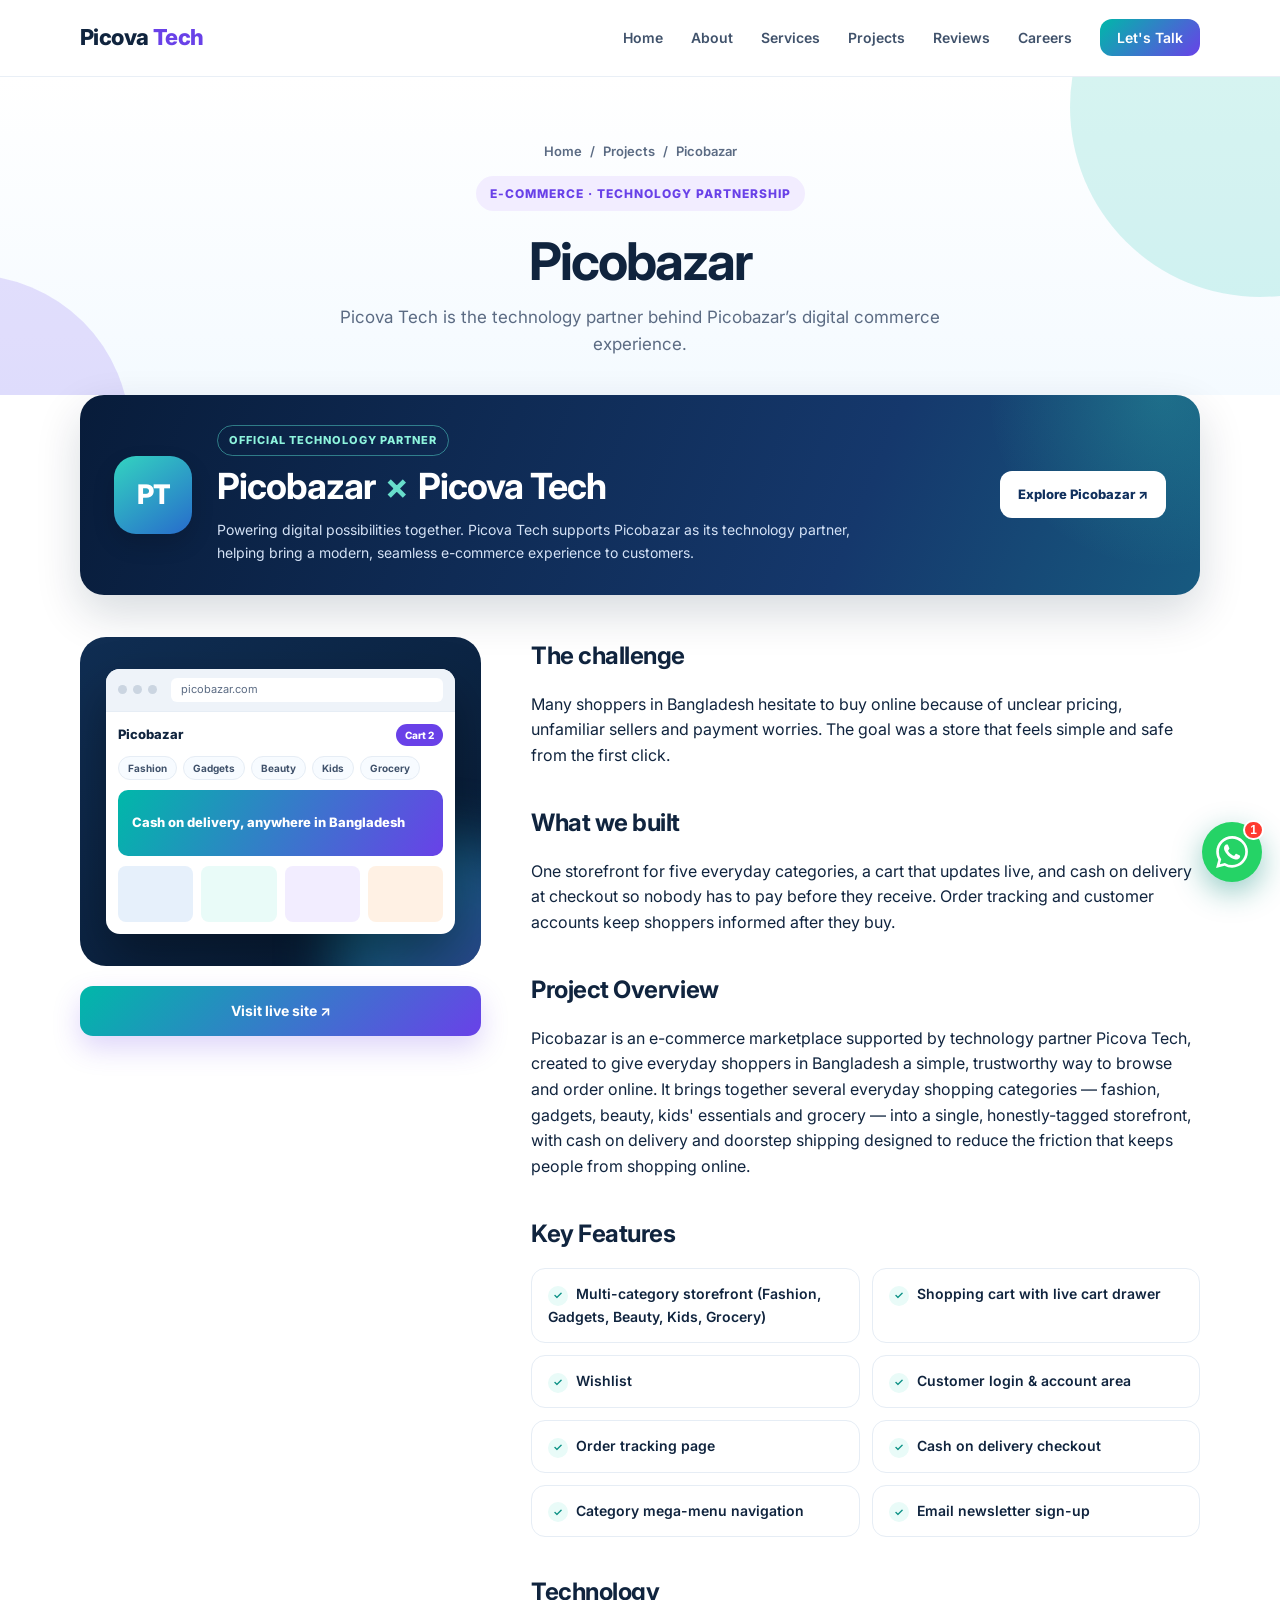
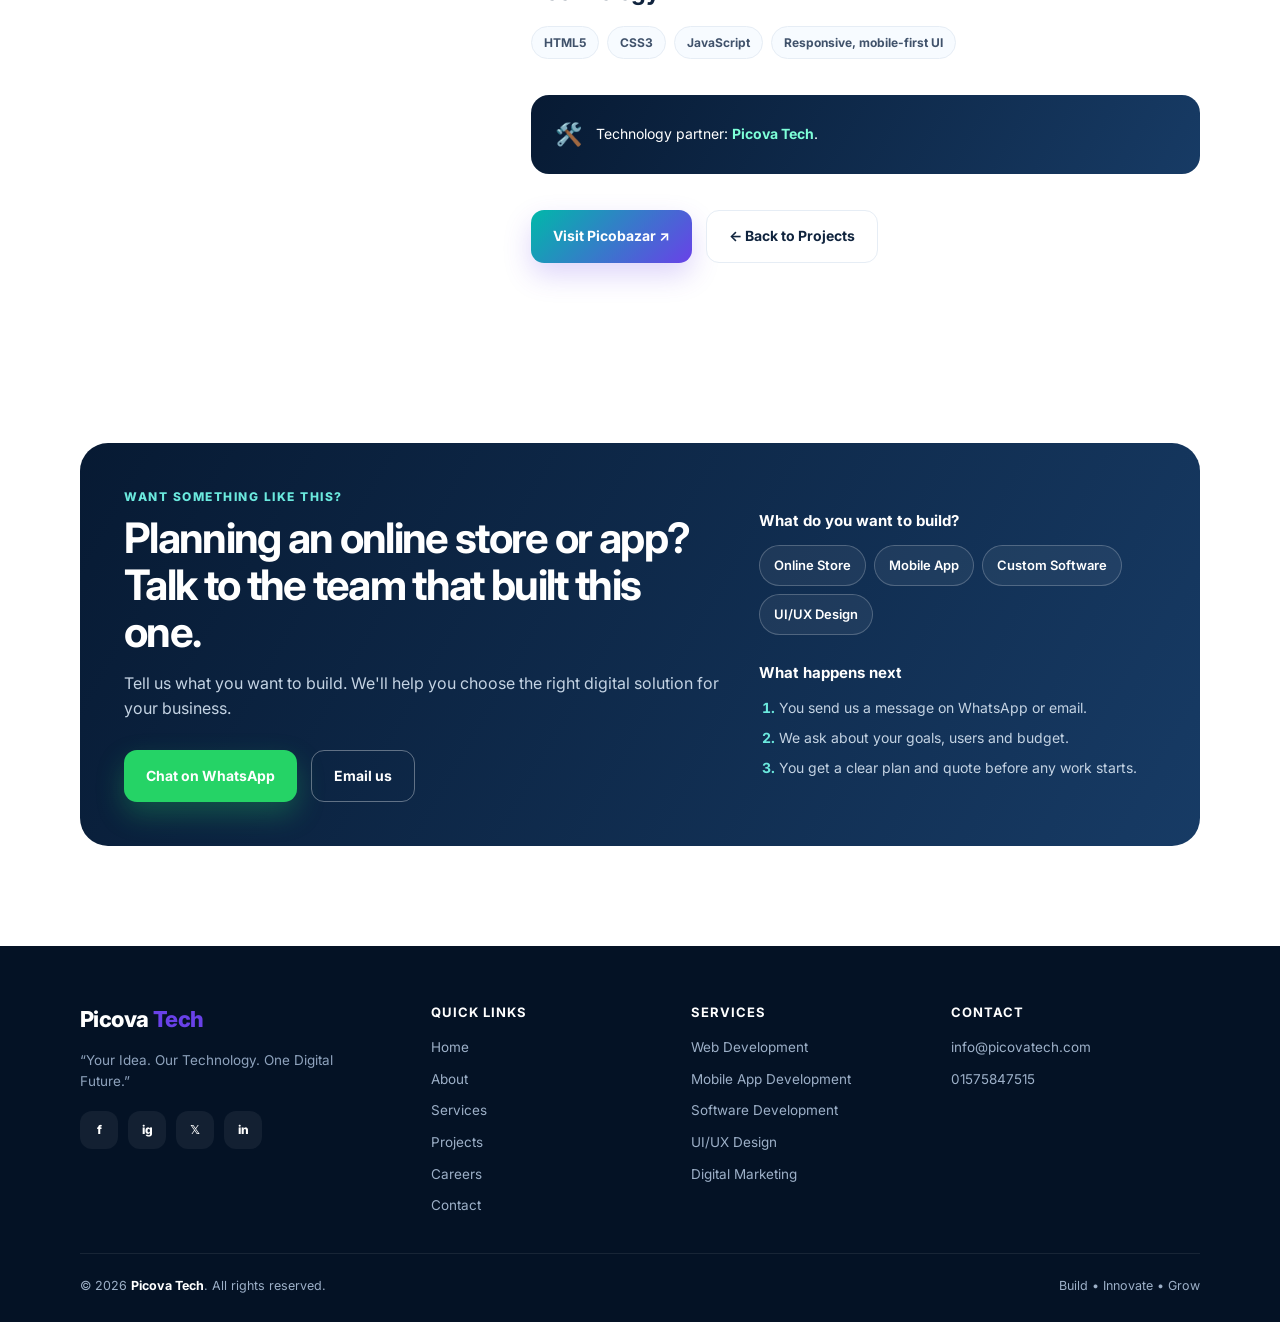
<file: picobazar.html>
<!doctype html>
<html lang="en">
<head>
  <meta charset="utf-8">
  <meta name="viewport" content="width=device-width, initial-scale=1, viewport-fit=cover">
  <meta name="theme-color" content="#071a33">
  <meta name="robots" content="index, follow">
  <link rel="canonical" href="https://www.picovatech.com/picobazar">
  <meta name="description" content="Discover Picova Tech as the technology partner of Picobazar, supporting its e-commerce platform and digital shopping experience.">
  <title>Picobazar | Technology Partner: Picova Tech</title>
  <meta property="og:type" content="website">
  <meta property="og:site_name" content="Picova Tech">
  <meta property="og:title" content="Picobazar | Technology Partner: Picova Tech">
  <meta property="og:description" content="Picova Tech is the technology partner of Picobazar, supporting its digital commerce experience.">
  <meta property="og:url" content="https://www.picovatech.com/picobazar">
  <meta property="og:image" content="https://www.picovatech.com/og-image.png">
  <meta name="twitter:card" content="summary_large_image">
  <meta name="twitter:title" content="Picobazar | Technology Partner: Picova Tech">
  <meta name="twitter:description" content="Picova Tech is the technology partner of Picobazar, supporting its digital commerce experience.">
  <meta name="twitter:image" content="https://www.picovatech.com/og-image.png">
  <link rel="icon" type="image/svg+xml" href="favicon.svg">
  <link rel="preconnect" href="https://fonts.googleapis.com">
  <link rel="preconnect" href="https://fonts.gstatic.com" crossorigin>
  <link href="https://fonts.googleapis.com/css2?family=Inter:wght@400;500;600;700;800&display=swap" rel="stylesheet">
  <link rel="stylesheet" href="styles.css">

  <script type="application/ld+json">
  {
    "@context": "https://schema.org",
    "@type": "CreativeWork",
    "name": "Picobazar",
    "url": "https://www.picovatech.com/picobazar",
    "description": "An e-commerce marketplace for fashion, gadgets, beauty, kids' essentials and grocery in Bangladesh.",
    "contributor": { "@type": "Organization", "name": "Picova Tech", "url": "https://www.picovatech.com/" },
    "sameAs": "https://picobazar.com/"
  }
  </script>
</head>
<body>
<a class="skip" href="#main">Skip to content</a>

<header>
  <div class="container nav">
    <a class="brand" href="index.html#home">Picova <span>Tech</span></a>
    <nav aria-label="Main">
      <ul id="menu">
        <li><a href="index.html#home">Home</a></li>
        <li><a href="about.html">About</a></li>
        <li><a href="index.html#services">Services</a></li>
        <li><a href="projects.html" aria-current="page">Projects</a></li>
        <li><a href="index.html#reviews">Reviews</a></li>
        <li><a href="careers.html">Careers</a></li>
        <li><a href="index.html#contact" class="nav-cta">Let's Talk</a></li>
      </ul>
    </nav>
    <button class="menu-btn" type="button" aria-label="Open menu" aria-expanded="false" aria-controls="menu">☰</button>
  </div>
</header>

<main id="main">

<section class="page-hero" style="padding-bottom:36px">
  <div class="container">
    <div class="breadcrumb"><a href="index.html">Home</a><span>/</span><a href="projects.html">Projects</a><span>/</span><span>Picobazar</span></div>
    <span class="rel-badge">E-commerce · Technology Partnership</span>
    <h1>Picobazar</h1>
    <p>Picova Tech is the technology partner behind Picobazar’s digital commerce experience.</p>
  </div>
</section>

<section class="partner-highlight-section" aria-labelledby="partner-title">
  <div class="container">
    <div class="partner-highlight">
      <div class="partner-symbol" aria-hidden="true">PT</div>
      <div class="partner-highlight-copy">
        <span class="partner-eyebrow">Official Technology Partner</span>
        <h2 id="partner-title">Picobazar <span>×</span> Picova Tech</h2>
        <p>Powering digital possibilities together. Picova Tech supports Picobazar as its technology partner, helping bring a modern, seamless e-commerce experience to customers.</p>
      </div>
      <a href="https://picobazar.com/" target="_blank" rel="noopener noreferrer" class="partner-visit">Explore Picobazar ↗</a>
    </div>
  </div>
</section>

<section style="padding-top:0">
  <div class="container detail-grid">

    <div class="detail-media">
      <div class="project-media has-mock" style="border-radius:26px">
        <div class="browser" role="img" aria-label="Picobazar storefront preview">
          <div class="browser-bar"><i></i><i></i><i></i><span class="browser-url">picobazar.com</span></div>
          <div class="shop">
            <div class="shop-nav">Picobazar<span>Cart 2</span></div>
            <div class="shop-chips"><b>Fashion</b><b>Gadgets</b><b>Beauty</b><b>Kids</b><b>Grocery</b></div>
            <div class="shop-banner">Cash on delivery, anywhere in Bangladesh</div>
            <div class="shop-grid"><div></div><div></div><div></div><div></div></div>
          </div>
        </div>
      </div>
      <div class="project-actions" style="margin-top:20px">
        <a class="btn btn-primary" href="https://picobazar.com/" target="_blank" rel="noopener noreferrer" style="width:100%">Visit live site ↗</a>
      </div>
    </div>

    <div>
            <div class="detail-block">
        <h2>The challenge</h2>
        <p>Many shoppers in Bangladesh hesitate to buy online because of unclear pricing, unfamiliar sellers and payment worries. The goal was a store that feels simple and safe from the first click.</p>
      </div>

      <div class="detail-block">
        <h2>What we built</h2>
        <p>One storefront for five everyday categories, a cart that updates live, and cash on delivery at checkout so nobody has to pay before they receive. Order tracking and customer accounts keep shoppers informed after they buy.</p>
      </div>

      <div class="detail-block">
        <h2>Project Overview</h2>
        <p>Picobazar is an e-commerce marketplace supported by technology partner Picova Tech, created to give everyday shoppers in Bangladesh a simple, trustworthy way to browse and order online. It brings together several everyday shopping categories &mdash; fashion, gadgets, beauty, kids' essentials and grocery &mdash; into a single, honestly-tagged storefront, with cash on delivery and doorstep shipping designed to reduce the friction that keeps people from shopping online.</p>
      </div>

      <div class="detail-block">
        <h2>Key Features</h2>
        <ul class="feature-list">
          <li>Multi-category storefront (Fashion, Gadgets, Beauty, Kids, Grocery)</li>
          <li>Shopping cart with live cart drawer</li>
          <li>Wishlist</li>
          <li>Customer login &amp; account area</li>
          <li>Order tracking page</li>
          <li>Cash on delivery checkout</li>
          <li>Category mega-menu navigation</li>
          <li>Email newsletter sign-up</li>
        </ul>
      </div>

      <div class="detail-block">
        <h2>Technology</h2>
        <div class="tech-list">
          <span class="tech-pill">HTML5</span>
          <span class="tech-pill">CSS3</span>
          <span class="tech-pill">JavaScript</span>
          <span class="tech-pill">Responsive, mobile-first UI</span>
        </div>
      </div>

      <div class="detail-block">
        <div class="dev-note">
          <span aria-hidden="true" style="font-size:22px">🛠️</span>
          <span>Technology partner: <strong>Picova Tech</strong>.</span>
        </div>
      </div>

      <div class="detail-block">
        <div class="buttons">
          <a class="btn btn-primary" href="https://picobazar.com/" target="_blank" rel="noopener noreferrer">Visit Picobazar ↗</a>
          <a class="btn btn-light" href="projects.html">← Back to Projects</a>
        </div>
      </div>
    </div>

  </div>
</section>

<section class="contact">
  <div class="container">
    <div class="contact-box">
      <div>
        <div class="kicker">Want something like this?</div>
        <h2>Planning an online store or app? Talk to the team that built this one.</h2>
        <p>Tell us what you want to build. We'll help you choose the right digital solution for your business.</p>
        <div class="buttons">
          <a class="btn btn-primary" href="https://wa.me/8801575847515?text=Hello%20Picova%20Tech!%20I%20saw%20your%20Picobazar%20project%20and%20want%20to%20discuss%20a%20similar%20one." target="_blank" rel="noopener noreferrer">Chat on WhatsApp</a>
          <a class="btn btn-ghost" href="mailto:info@picovatech.com?subject=New%20project%20enquiry">Email us</a>
        </div>
      </div>
      <div class="contact-side">
        <h3>What do you want to build?</h3>
        <div class="picks"><a class="pick" href="https://wa.me/8801575847515?text=Hello%20Picova%20Tech%21%20I%20saw%20Picobazar%20and%20want%20to%20discuss%3A%20Online%20Store." target="_blank" rel="noopener noreferrer">Online Store</a><a class="pick" href="https://wa.me/8801575847515?text=Hello%20Picova%20Tech%21%20I%20saw%20Picobazar%20and%20want%20to%20discuss%3A%20Mobile%20App." target="_blank" rel="noopener noreferrer">Mobile App</a><a class="pick" href="https://wa.me/8801575847515?text=Hello%20Picova%20Tech%21%20I%20saw%20Picobazar%20and%20want%20to%20discuss%3A%20Custom%20Software." target="_blank" rel="noopener noreferrer">Custom Software</a><a class="pick" href="https://wa.me/8801575847515?text=Hello%20Picova%20Tech%21%20I%20saw%20Picobazar%20and%20want%20to%20discuss%3A%20UI/UX%20Design." target="_blank" rel="noopener noreferrer">UI/UX Design</a></div>
        <h3>What happens next</h3>
        <ol class="next"><li>You send us a message on WhatsApp or email.</li><li>We ask about your goals, users and budget.</li><li>You get a clear plan and quote before any work starts.</li></ol>
      </div>
    </div>
  </div>
</section>

</main>

<footer>
  <div class="container">
    <div class="footer-grid">
      <div class="footer-brand">
        <a class="brand" href="index.html#home">Picova <span>Tech</span></a>
        <p>&ldquo;Your Idea. Our Technology. One Digital Future.&rdquo;</p>
        <div class="social">
          <a href="https://www.facebook.com/picovatech/" target="_blank" rel="noopener noreferrer" aria-label="Picova Tech on Facebook">f</a>
          <a href="https://www.instagram.com/picovatech/" target="_blank" rel="noopener noreferrer" aria-label="Picova Tech on Instagram">ig</a>
          <a href="https://x.com/picovatech/" target="_blank" rel="noopener noreferrer" aria-label="Picova Tech on X">𝕏</a>
          <a href="https://www.linkedin.com/company/picovatech/" target="_blank" rel="noopener noreferrer" aria-label="Picova Tech on LinkedIn">in</a>
        </div>
      </div>
      <div class="footer-col">
        <h4>Quick Links</h4>
        <ul>
          <li><a href="index.html#home">Home</a></li>
          <li><a href="about.html">About</a></li>
          <li><a href="index.html#services">Services</a></li>
          <li><a href="projects.html">Projects</a></li>
          <li><a href="careers.html">Careers</a></li>
          <li><a href="index.html#contact">Contact</a></li>
        </ul>
      </div>
      <div class="footer-col">
        <h4>Services</h4>
        <ul>
          <li><a href="index.html#services">Web Development</a></li>
          <li><a href="index.html#services">Mobile App Development</a></li>
          <li><a href="index.html#services">Software Development</a></li>
          <li><a href="index.html#services">UI/UX Design</a></li>
          <li><a href="index.html#services">Digital Marketing</a></li>
        </ul>
      </div>
      <div class="footer-col">
        <h4>Contact</h4>
        <ul>
          <li class="contact-item"><a href="mailto:info@picovatech.com">info@picovatech.com</a></li>
          <li class="contact-item"><a href="tel:+8801575847515">01575847515</a></li>
        </ul>
      </div>
    </div>
    <div class="foot-bottom">
      <div>© <span id="year">2026</span> <strong style="color:#fff">Picova Tech</strong>. All rights reserved.</div>
      <div>Build • Innovate • Grow</div>
    </div>
  </div>
</footer>

<!-- ===== WhatsApp chat widget ===== -->
<div class="wa-teaser" id="waTeaser" role="status">
  <span class="wa-teaser-text">👋 Have a project in mind? Chat with us on WhatsApp.</span>
  <button type="button" aria-label="Dismiss">×</button>
</div>

<section class="wa-panel" id="waPanel" role="dialog" aria-label="Chat with Picova Tech on WhatsApp" aria-hidden="true" style="padding:0">
  <div class="wa-head">
    <div class="wa-avatar" aria-hidden="true">P</div>
    <div class="wa-head-info"><strong>Picova Tech</strong><span>Online on WhatsApp</span></div>
    <button class="wa-close" type="button" aria-label="Close chat">×</button>
  </div>
  <div class="wa-body" id="waBody" aria-live="polite"></div>
  <div class="wa-foot">
    <div class="wa-form">
      <textarea class="wa-input" id="waInput" rows="1" placeholder="Type your message…" aria-label="Your message"></textarea>
      <button class="wa-send" id="waSend" type="button" aria-label="Send on WhatsApp">
        <svg viewBox="0 0 24 24" aria-hidden="true"><path d="M2.01 21 23 12 2.01 3 2 10l15 2-15 2z"/></svg>
      </button>
    </div>
    <p class="wa-note">Your message will open in WhatsApp.</p>
  </div>
</section>

<button class="wa-fab" id="waFab" type="button" aria-label="Chat on WhatsApp" aria-expanded="false" aria-controls="waPanel">
  <svg viewBox="0 0 24 24" aria-hidden="true"><path d="M17.472 14.382c-.297-.149-1.758-.867-2.03-.967-.273-.099-.471-.148-.67.15-.197.297-.767.966-.94 1.164-.173.199-.347.223-.644.075-.297-.15-1.255-.463-2.39-1.475-.883-.788-1.48-1.761-1.653-2.059-.173-.297-.018-.458.13-.606.134-.133.298-.347.446-.52.149-.174.198-.298.298-.497.099-.198.05-.371-.025-.52-.075-.149-.669-1.612-.916-2.207-.242-.579-.487-.5-.669-.51-.173-.008-.371-.01-.57-.01-.198 0-.52.074-.792.372-.272.297-1.04 1.016-1.04 2.479 0 1.462 1.065 2.875 1.213 3.074.149.198 2.096 3.2 5.077 4.487.709.306 1.262.489 1.694.625.712.227 1.36.195 1.871.118.571-.085 1.758-.719 2.006-1.413.248-.694.248-1.289.173-1.413-.074-.124-.272-.198-.57-.347m-5.421 7.403h-.004a9.87 9.87 0 01-5.031-1.378l-.361-.214-3.741.982.998-3.648-.235-.374a9.86 9.86 0 01-1.51-5.26c.001-5.45 4.436-9.884 9.888-9.884 2.64 0 5.122 1.03 6.988 2.898a9.825 9.825 0 012.893 6.994c-.003 5.45-4.437 9.884-9.885 9.884m8.413-18.297A11.815 11.815 0 0012.05 0C5.495 0 .16 5.335.157 11.892c0 2.096.547 4.142 1.588 5.945L.057 24l6.305-1.654a11.882 11.882 0 005.683 1.448h.005c6.554 0 11.89-5.335 11.893-11.893a11.821 11.821 0 00-3.48-8.413z"/></svg>
  <span class="wa-x" aria-hidden="true">×</span>
  <span class="wa-badge" id="waBadge">1</span>
</button>

<script src="main.js" defer></script>
</body>
</html>
</file>
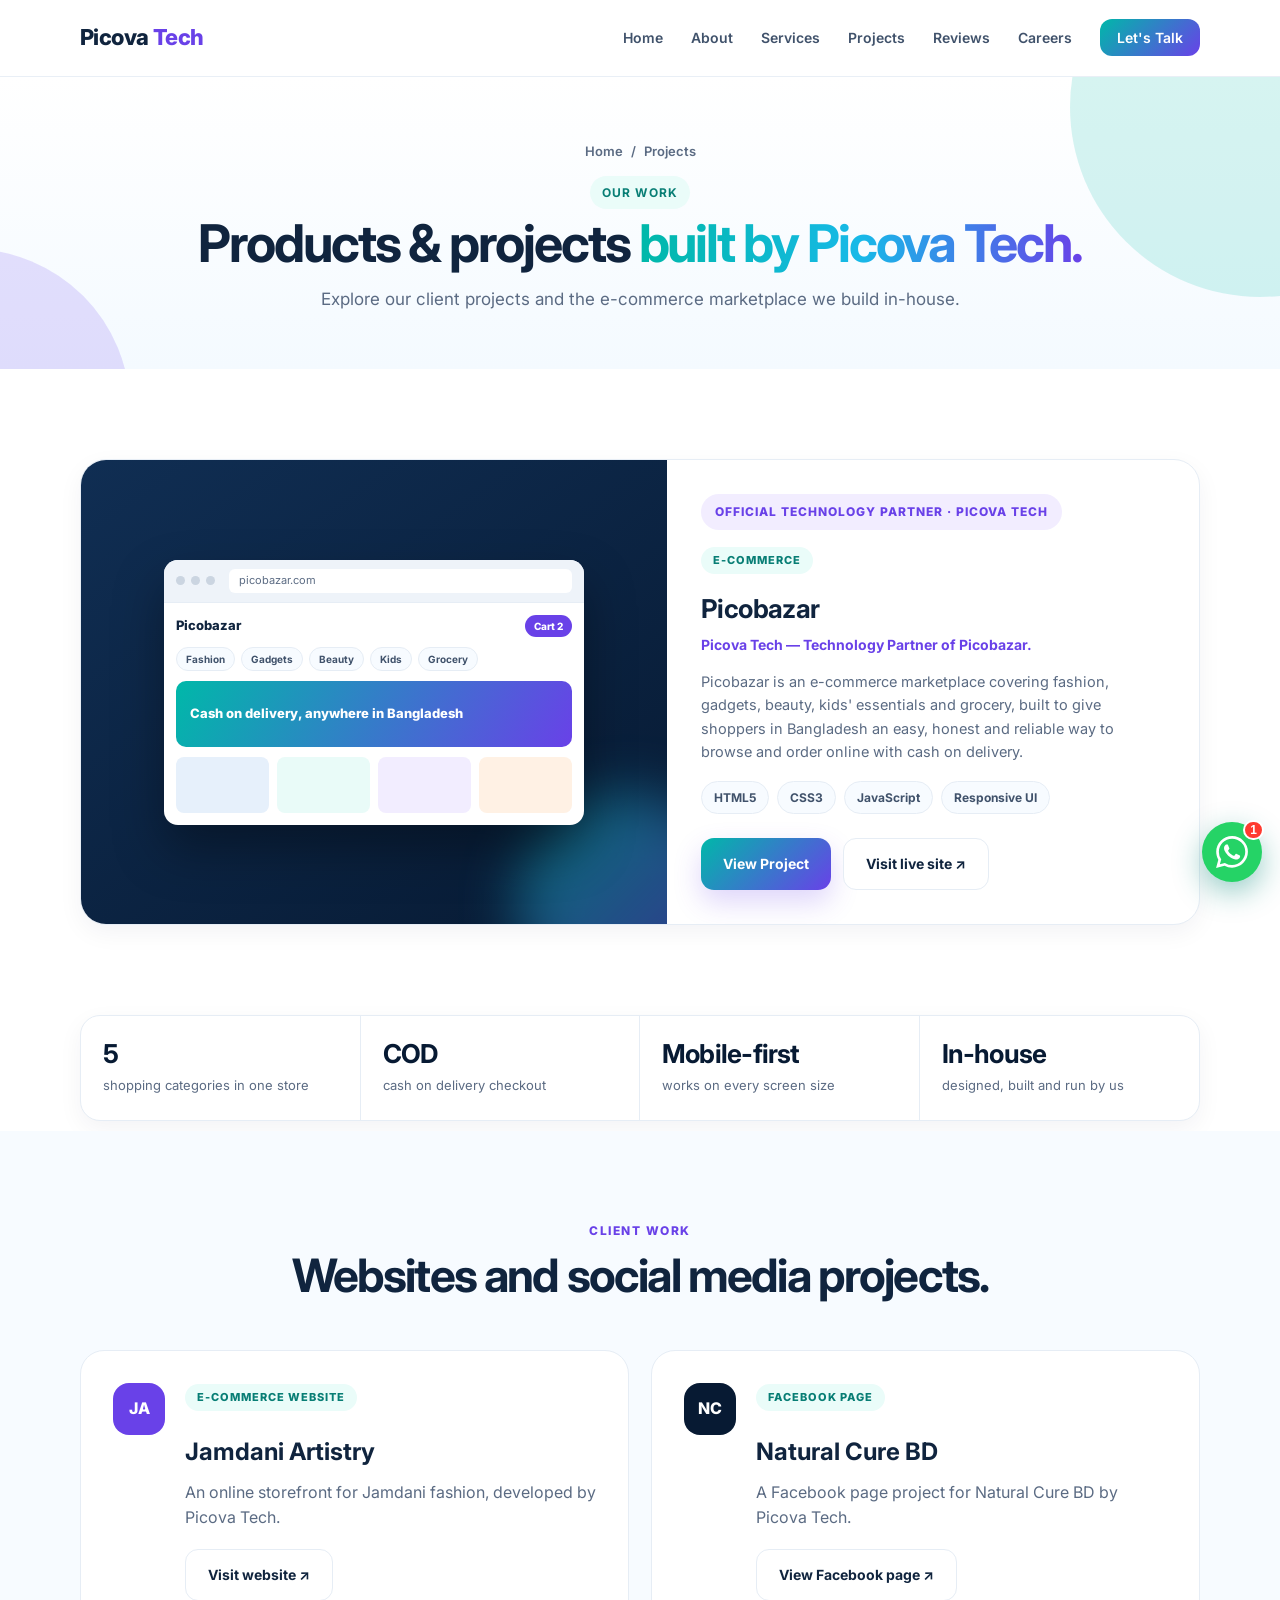
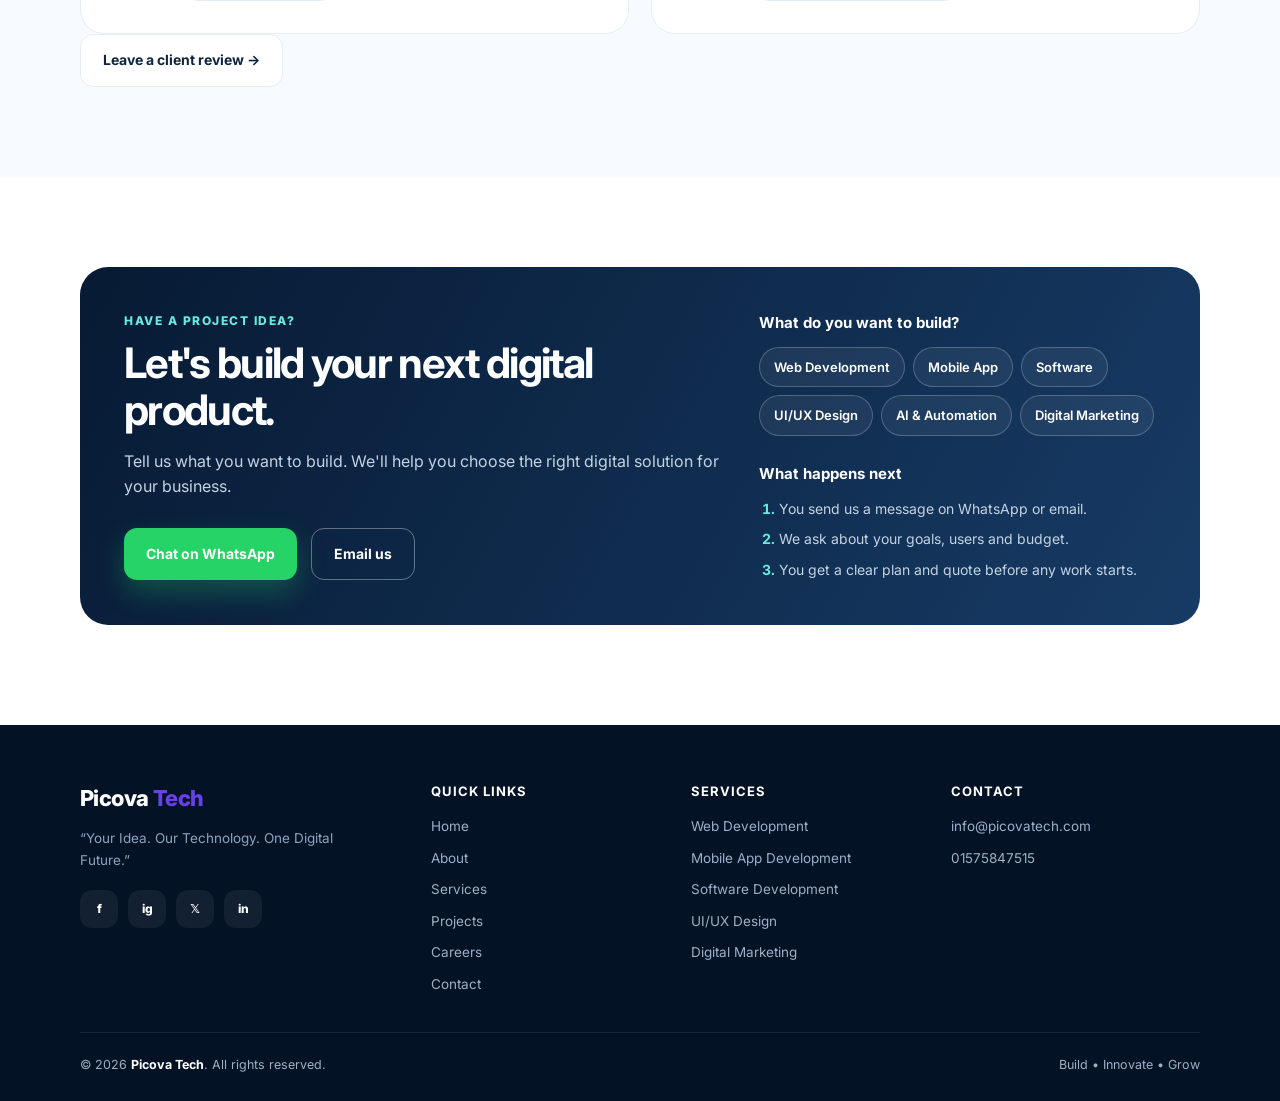
<file: projects.html>
<!doctype html>
<html lang="en">
<head>
  <meta charset="utf-8">
  <meta name="viewport" content="width=device-width, initial-scale=1, viewport-fit=cover">
  <meta name="theme-color" content="#071a33">
  <meta name="robots" content="index, follow">
  <link rel="canonical" href="https://www.picovatech.com/projects">
  <meta name="description" content="Explore digital products built by Picova Tech, including Picobazar — our e-commerce marketplace for fashion, gadgets, beauty and grocery in Bangladesh.">
  <title>Projects | Picova Tech</title>
  <meta property="og:type" content="website">
  <meta property="og:site_name" content="Picova Tech">
  <meta property="og:title" content="Projects | Picova Tech">
  <meta property="og:description" content="See the digital products built by Picova Tech, including our own e-commerce venture, Picobazar.">
  <meta property="og:url" content="https://www.picovatech.com/projects">
  <meta property="og:image" content="https://www.picovatech.com/og-image.png">
  <meta name="twitter:card" content="summary_large_image">
  <meta name="twitter:title" content="Projects | Picova Tech">
  <meta name="twitter:description" content="See the digital products built by Picova Tech, including our own e-commerce venture, Picobazar.">
  <meta name="twitter:image" content="https://www.picovatech.com/og-image.png">
  <link rel="icon" type="image/svg+xml" href="favicon.svg">
  <link rel="preconnect" href="https://fonts.googleapis.com">
  <link rel="preconnect" href="https://fonts.gstatic.com" crossorigin>
  <link href="https://fonts.googleapis.com/css2?family=Inter:wght@400;500;600;700;800&display=swap" rel="stylesheet">
  <link rel="stylesheet" href="styles.css">

  <script type="application/ld+json">
  {
    "@context": "https://schema.org",
    "@type": "CollectionPage",
    "name": "Projects | Picova Tech",
    "url": "https://www.picovatech.com/projects",
    "isPartOf": { "@type": "WebSite", "name": "Picova Tech", "url": "https://www.picovatech.com/" },
    "about": { "@type": "Organization", "name": "Picova Tech", "url": "https://www.picovatech.com/" }
  }
  </script>
</head>
<body>
<a class="skip" href="#main">Skip to content</a>

<header>
  <div class="container nav">
    <a class="brand" href="index.html#home">Picova <span>Tech</span></a>
    <nav aria-label="Main">
      <ul id="menu">
        <li><a href="index.html#home">Home</a></li>
        <li><a href="about.html">About</a></li>
        <li><a href="index.html#services">Services</a></li>
        <li><a href="projects.html" aria-current="page">Projects</a></li>
        <li><a href="index.html#reviews">Reviews</a></li>
        <li><a href="careers.html">Careers</a></li>
        <li><a href="index.html#contact" class="nav-cta">Let's Talk</a></li>
      </ul>
    </nav>
    <button class="menu-btn" type="button" aria-label="Open menu" aria-expanded="false" aria-controls="menu">☰</button>
  </div>
</header>

<main id="main">

<section class="page-hero">
  <div class="container">
    <div class="breadcrumb"><a href="index.html">Home</a><span>/</span><span>Projects</span></div>
    <span class="eyebrow">Our work</span>
    <h1>Products &amp; projects <span class="gradient">built by Picova Tech.</span></h1>
    <p>Explore our client projects and the e-commerce marketplace we build in-house.</p>
  </div>
</section>

<section id="picobazar" aria-labelledby="picobazar-title">
  <div class="container">
    <div class="project-card">
      <div class="project-media has-mock">
        <div class="browser" role="img" aria-label="Picobazar storefront preview">
          <div class="browser-bar"><i></i><i></i><i></i><span class="browser-url">picobazar.com</span></div>
          <div class="shop">
            <div class="shop-nav">Picobazar<span>Cart 2</span></div>
            <div class="shop-chips"><b>Fashion</b><b>Gadgets</b><b>Beauty</b><b>Kids</b><b>Grocery</b></div>
            <div class="shop-banner">Cash on delivery, anywhere in Bangladesh</div>
            <div class="shop-grid"><div></div><div></div><div></div><div></div></div>
          </div>
        </div>
      </div>
      <div class="project-body">
        <span class="rel-badge">Official Technology Partner · Picova Tech</span>
        <span class="project-cat">E-commerce</span>
        <h3 id="picobazar-title">Picobazar</h3>
        <p class="project-tagline">Picova Tech — Technology Partner of Picobazar.</p>
        <p class="desc">Picobazar is an e-commerce marketplace covering fashion, gadgets, beauty, kids' essentials and grocery, built to give shoppers in Bangladesh an easy, honest and reliable way to browse and order online with cash on delivery.</p>
        <div class="tech-list">
          <span class="tech-pill">HTML5</span>
          <span class="tech-pill">CSS3</span>
          <span class="tech-pill">JavaScript</span>
          <span class="tech-pill">Responsive UI</span>
        </div>
        <div class="project-actions">
          <a class="btn btn-primary" href="picobazar.html">View Project</a>
          <a class="btn btn-light" href="https://picobazar.com/" target="_blank" rel="noopener noreferrer">Visit live site ↗</a>
        </div>
      </div>
    </div>
  </div>
</section>

<section class="proof" aria-label="Project highlights">
  <div class="container proof-strip">
    <div><b>5</b><span>shopping categories in one store</span></div>
    <div><b>COD</b><span>cash on delivery checkout</span></div>
    <div><b>Mobile-first</b><span>works on every screen size</span></div>
    <div><b>In-house</b><span>designed, built and run by us</span></div>
  </div>
</section>

<section class="services" aria-labelledby="client-projects-title">
  <div class="container">
    <div class="section-head">
      <div class="kicker">Client work</div>
      <h2 id="client-projects-title">Websites and social media projects.</h2>
    </div>
    <div class="portfolio-grid">
      <article class="portfolio-card">
        <div class="portfolio-mark" aria-hidden="true">JA</div>
        <div class="portfolio-content">
          <span class="project-cat">E-commerce website</span>
          <h3>Jamdani Artistry</h3>
          <p>An online storefront for Jamdani fashion, developed by Picova Tech.</p>
          <a class="btn btn-light" href="https://www.jamdaniartistry.com/" target="_blank" rel="noopener noreferrer">Visit website ↗</a>
        </div>
      </article>
      <article class="portfolio-card">
        <div class="portfolio-mark" aria-hidden="true">NC</div>
        <div class="portfolio-content">
          <span class="project-cat">Facebook page</span>
          <h3>Natural Cure BD</h3>
          <p>A Facebook page project for Natural Cure BD by Picova Tech.</p>
          <a class="btn btn-light" href="https://www.facebook.com/naturalcurebd2026" target="_blank" rel="noopener noreferrer">View Facebook page ↗</a>
        </div>
      </article>
    </div>
    <div class="project-actions"><a class="btn btn-light" href="index.html#reviews">Leave a client review →</a></div>
  </div>
</section>

<section class="contact">
  <div class="container">
    <div class="contact-box">
      <div>
        <div class="kicker">Have a project idea?</div>
        <h2>Let's build your next digital product.</h2>
        <p>Tell us what you want to build. We'll help you choose the right digital solution for your business.</p>
        <div class="buttons">
          <a class="btn btn-primary" href="https://wa.me/8801575847515?text=Hello%20Picova%20Tech!%20I%20saw%20your%20portfolio%20and%20would%20like%20to%20discuss%20a%20project." target="_blank" rel="noopener noreferrer">Chat on WhatsApp</a>
          <a class="btn btn-ghost" href="mailto:info@picovatech.com?subject=New%20project%20enquiry">Email us</a>
        </div>
      </div>
      <div class="contact-side">
        <h3>What do you want to build?</h3>
        <div class="picks"><a class="pick" href="https://wa.me/8801575847515?text=Hello%20Picova%20Tech%21%20I%20saw%20your%20projects%20and%20am%20interested%20in%20Web%20Development." target="_blank" rel="noopener noreferrer">Web Development</a><a class="pick" href="https://wa.me/8801575847515?text=Hello%20Picova%20Tech%21%20I%20saw%20your%20projects%20and%20am%20interested%20in%20Mobile%20App." target="_blank" rel="noopener noreferrer">Mobile App</a><a class="pick" href="https://wa.me/8801575847515?text=Hello%20Picova%20Tech%21%20I%20saw%20your%20projects%20and%20am%20interested%20in%20Software." target="_blank" rel="noopener noreferrer">Software</a><a class="pick" href="https://wa.me/8801575847515?text=Hello%20Picova%20Tech%21%20I%20saw%20your%20projects%20and%20am%20interested%20in%20UI/UX%20Design." target="_blank" rel="noopener noreferrer">UI/UX Design</a><a class="pick" href="https://wa.me/8801575847515?text=Hello%20Picova%20Tech%21%20I%20saw%20your%20projects%20and%20am%20interested%20in%20AI%20%26%20Automation." target="_blank" rel="noopener noreferrer">AI &amp; Automation</a><a class="pick" href="https://wa.me/8801575847515?text=Hello%20Picova%20Tech%21%20I%20saw%20your%20projects%20and%20am%20interested%20in%20Digital%20Marketing." target="_blank" rel="noopener noreferrer">Digital Marketing</a></div>
        <h3>What happens next</h3>
        <ol class="next"><li>You send us a message on WhatsApp or email.</li><li>We ask about your goals, users and budget.</li><li>You get a clear plan and quote before any work starts.</li></ol>
      </div>
    </div>
  </div>
</section>

</main>

<footer>
  <div class="container">
    <div class="footer-grid">
      <div class="footer-brand">
        <a class="brand" href="index.html#home">Picova <span>Tech</span></a>
        <p>&ldquo;Your Idea. Our Technology. One Digital Future.&rdquo;</p>
        <div class="social">
          <a href="https://www.facebook.com/picovatech/" target="_blank" rel="noopener noreferrer" aria-label="Picova Tech on Facebook">f</a>
          <a href="https://www.instagram.com/picovatech/" target="_blank" rel="noopener noreferrer" aria-label="Picova Tech on Instagram">ig</a>
          <a href="https://x.com/picovatech/" target="_blank" rel="noopener noreferrer" aria-label="Picova Tech on X">𝕏</a>
          <a href="https://www.linkedin.com/company/picovatech/" target="_blank" rel="noopener noreferrer" aria-label="Picova Tech on LinkedIn">in</a>
        </div>
      </div>
      <div class="footer-col">
        <h4>Quick Links</h4>
        <ul>
          <li><a href="index.html#home">Home</a></li>
          <li><a href="about.html">About</a></li>
          <li><a href="index.html#services">Services</a></li>
          <li><a href="projects.html">Projects</a></li>
          <li><a href="careers.html">Careers</a></li>
          <li><a href="index.html#contact">Contact</a></li>
        </ul>
      </div>
      <div class="footer-col">
        <h4>Services</h4>
        <ul>
          <li><a href="index.html#services">Web Development</a></li>
          <li><a href="index.html#services">Mobile App Development</a></li>
          <li><a href="index.html#services">Software Development</a></li>
          <li><a href="index.html#services">UI/UX Design</a></li>
          <li><a href="index.html#services">Digital Marketing</a></li>
        </ul>
      </div>
      <div class="footer-col">
        <h4>Contact</h4>
        <ul>
          <li class="contact-item"><a href="mailto:info@picovatech.com">info@picovatech.com</a></li>
          <li class="contact-item"><a href="tel:+8801575847515">01575847515</a></li>
        </ul>
      </div>
    </div>
    <div class="foot-bottom">
      <div>© <span id="year">2026</span> <strong style="color:#fff">Picova Tech</strong>. All rights reserved.</div>
      <div>Build • Innovate • Grow</div>
    </div>
  </div>
</footer>

<!-- ===== WhatsApp chat widget ===== -->
<div class="wa-teaser" id="waTeaser" role="status">
  <span class="wa-teaser-text">👋 Have a project in mind? Chat with us on WhatsApp.</span>
  <button type="button" aria-label="Dismiss">×</button>
</div>

<section class="wa-panel" id="waPanel" role="dialog" aria-label="Chat with Picova Tech on WhatsApp" aria-hidden="true" style="padding:0">
  <div class="wa-head">
    <div class="wa-avatar" aria-hidden="true">P</div>
    <div class="wa-head-info"><strong>Picova Tech</strong><span>Online on WhatsApp</span></div>
    <button class="wa-close" type="button" aria-label="Close chat">×</button>
  </div>
  <div class="wa-body" id="waBody" aria-live="polite"></div>
  <div class="wa-foot">
    <div class="wa-form">
      <textarea class="wa-input" id="waInput" rows="1" placeholder="Type your message…" aria-label="Your message"></textarea>
      <button class="wa-send" id="waSend" type="button" aria-label="Send on WhatsApp">
        <svg viewBox="0 0 24 24" aria-hidden="true"><path d="M2.01 21 23 12 2.01 3 2 10l15 2-15 2z"/></svg>
      </button>
    </div>
    <p class="wa-note">Your message will open in WhatsApp.</p>
  </div>
</section>

<button class="wa-fab" id="waFab" type="button" aria-label="Chat on WhatsApp" aria-expanded="false" aria-controls="waPanel">
  <svg viewBox="0 0 24 24" aria-hidden="true"><path d="M17.472 14.382c-.297-.149-1.758-.867-2.03-.967-.273-.099-.471-.148-.67.15-.197.297-.767.966-.94 1.164-.173.199-.347.223-.644.075-.297-.15-1.255-.463-2.39-1.475-.883-.788-1.48-1.761-1.653-2.059-.173-.297-.018-.458.13-.606.134-.133.298-.347.446-.52.149-.174.198-.298.298-.497.099-.198.05-.371-.025-.52-.075-.149-.669-1.612-.916-2.207-.242-.579-.487-.5-.669-.51-.173-.008-.371-.01-.57-.01-.198 0-.52.074-.792.372-.272.297-1.04 1.016-1.04 2.479 0 1.462 1.065 2.875 1.213 3.074.149.198 2.096 3.2 5.077 4.487.709.306 1.262.489 1.694.625.712.227 1.36.195 1.871.118.571-.085 1.758-.719 2.006-1.413.248-.694.248-1.289.173-1.413-.074-.124-.272-.198-.57-.347m-5.421 7.403h-.004a9.87 9.87 0 01-5.031-1.378l-.361-.214-3.741.982.998-3.648-.235-.374a9.86 9.86 0 01-1.51-5.26c.001-5.45 4.436-9.884 9.888-9.884 2.64 0 5.122 1.03 6.988 2.898a9.825 9.825 0 012.893 6.994c-.003 5.45-4.437 9.884-9.885 9.884m8.413-18.297A11.815 11.815 0 0012.05 0C5.495 0 .16 5.335.157 11.892c0 2.096.547 4.142 1.588 5.945L.057 24l6.305-1.654a11.882 11.882 0 005.683 1.448h.005c6.554 0 11.89-5.335 11.893-11.893a11.821 11.821 0 00-3.48-8.413z"/></svg>
  <span class="wa-x" aria-hidden="true">×</span>
  <span class="wa-badge" id="waBadge">1</span>
</button>

<script src="main.js" defer></script>
</body>
</html>
</file>
<file: styles.css>
:root{
      --navy:#071a33;--ink:#10243e;--muted:#5b6b83;--teal:#00b8a9;--cyan:#18b9e8;--purple:#6941e8;--orange:#ff8a2a;
      --bg:#f7fbff;--white:#fff;--line:#e6edf5;--shadow:0 18px 50px rgba(8,29,57,.10);
      --wa:#25d366;--wa-dark:#128c7e;--header-h:76px
    }
    *,*::before,*::after{box-sizing:border-box}
    html{scroll-behavior:smooth;-webkit-text-size-adjust:100%}
    body{margin:0;font-family:Inter,system-ui,-apple-system,"Segoe UI",Roboto,sans-serif;color:var(--ink);background:var(--white);line-height:1.6;overflow-x:hidden}
    img{max-width:100%;height:auto}
    a{text-decoration:none;color:inherit}
    .container{width:min(1120px,92%);margin-inline:auto}
    :focus-visible{outline:3px solid var(--purple);outline-offset:3px;border-radius:6px}
    .skip{position:absolute;left:-999px;top:8px;background:#fff;color:var(--navy);padding:10px 14px;border-radius:8px;z-index:100;font-weight:700}
    .skip:focus{left:8px}

    /* Header */
    header{position:sticky;top:0;z-index:40;background:rgba(255,255,255,.92);-webkit-backdrop-filter:blur(14px);backdrop-filter:blur(14px);border-bottom:1px solid rgba(230,237,245,.85)}
    .nav{height:var(--header-h);display:flex;align-items:center;justify-content:space-between;gap:16px}
    .brand{font-weight:800;font-size:22px;letter-spacing:-.6px;white-space:nowrap}
    .brand span{color:var(--purple)}
    nav ul{display:flex;align-items:center;gap:28px;list-style:none;margin:0;padding:0;font-size:14px;font-weight:600;color:#40526b}
    nav a:hover{color:var(--purple)}
    nav a.nav-cta{padding:10px 17px;border-radius:12px;color:#fff;background:linear-gradient(135deg,var(--teal),var(--purple))}
    nav a.nav-cta:hover{color:#fff;filter:brightness(1.06)}
    .menu-btn{display:none;width:44px;height:44px;border:1px solid var(--line);background:#fff;border-radius:12px;font-size:22px;line-height:1;cursor:pointer;color:var(--navy);place-items:center}

    /* Hero */
    section{padding:90px 0;scroll-margin-top:var(--header-h)}
    .hero{position:relative;overflow:hidden;background:linear-gradient(180deg,#fff 0%,#f4faff 100%);padding:86px 0 78px}
    .hero::before,.hero::after{content:"";position:absolute;border-radius:50%;opacity:.18;pointer-events:none}
    .hero::before{width:430px;height:430px;background:var(--teal);right:-190px;top:-170px}
    .hero::after{width:360px;height:360px;background:var(--purple);left:-220px;bottom:-230px}
    .hero-grid{display:grid;grid-template-columns:1.05fr .95fr;gap:60px;align-items:center;position:relative;z-index:1}
    .eyebrow{display:inline-flex;gap:8px;align-items:center;padding:7px 12px;border-radius:999px;background:#eafcf9;color:#087e75;font-size:12px;font-weight:700;text-transform:uppercase;letter-spacing:1.2px}
    .hero h1{font-size:clamp(38px,7.2vw,72px);line-height:1.05;letter-spacing:-.045em;margin:18px 0;overflow-wrap:break-word}
    .gradient{background:linear-gradient(90deg,var(--teal),var(--cyan),var(--purple));-webkit-background-clip:text;background-clip:text;color:transparent;-webkit-text-fill-color:transparent}
    .hero p{font-size:18px;color:var(--muted);max-width:620px}
    .buttons{display:flex;gap:14px;flex-wrap:wrap;margin-top:28px}
    .btn{display:inline-flex;align-items:center;justify-content:center;padding:14px 22px;min-height:48px;border-radius:13px;font-weight:700;font-size:14px;border:1px solid var(--line);transition:transform .2s}
    .btn:hover{transform:translateY(-2px)}
    .btn-primary{color:#fff;border:none;background:linear-gradient(135deg,var(--teal),var(--purple));box-shadow:0 12px 28px rgba(105,65,232,.22)}
    .btn-light{background:#fff}
    .hero-card{background:#071a33;border-radius:28px;padding:24px;box-shadow:var(--shadow);color:#fff;position:relative;overflow:hidden}
    .hero-card::after{content:"";position:absolute;width:240px;height:240px;border-radius:50%;right:-80px;top:-100px;background:linear-gradient(135deg,var(--teal),var(--purple));opacity:.7;filter:blur(30px);pointer-events:none}
    .mock{background:linear-gradient(145deg,#102e53,#071a33);border:1px solid rgba(255,255,255,.12);border-radius:20px;padding:25px;position:relative;z-index:1}
    .mock-logo{width:110px;height:110px;object-fit:contain;background:#fff;border-radius:18px;padding:8px;display:block}
    .hero-card h3{font-size:24px;margin:18px 0 4px}
    .hero-card p{font-size:14px;color:#b9c7d9;margin:0}
    .mini-grid{display:grid;grid-template-columns:repeat(2,1fr);gap:12px;margin-top:22px}
    .mini{padding:13px;border-radius:14px;background:rgba(255,255,255,.07);font-size:12px;color:#dbe6f4}
    .mini b{display:block;color:#fff;font-size:13px;margin-bottom:3px}

    /* Section heads */
    .section-head{text-align:center;max-width:720px;margin:0 auto 48px}
    .kicker{color:var(--purple);font-size:12px;font-weight:800;text-transform:uppercase;letter-spacing:1.5px}
    .section-head h2{font-size:clamp(28px,4.4vw,46px);line-height:1.12;letter-spacing:-.04em;margin:10px 0 12px}
    .section-head p{color:var(--muted);margin:0}

    /* Services */
    .services{background:var(--bg)}
    .cards{display:grid;grid-template-columns:repeat(3,1fr);gap:20px}
    .card{background:#fff;border:1px solid var(--line);border-radius:22px;padding:27px;transition:transform .25s,box-shadow .25s;box-shadow:0 8px 24px rgba(8,29,57,.04)}
    .card:hover{transform:translateY(-5px);box-shadow:var(--shadow)}
    .icon{width:48px;height:48px;border-radius:14px;display:grid;place-items:center;color:#fff;font-weight:800;font-size:14px;margin-bottom:18px;background:linear-gradient(135deg,var(--teal),var(--purple))}
    .card:nth-child(2) .icon{background:linear-gradient(135deg,var(--cyan),var(--purple))}
    .card:nth-child(3) .icon{background:linear-gradient(135deg,var(--purple),#b24cf3)}
    .card:nth-child(4) .icon{background:linear-gradient(135deg,var(--orange),#ff4e7a)}
    .card:nth-child(5) .icon{background:linear-gradient(135deg,#00a98f,var(--cyan))}
    .card:nth-child(6) .icon{background:linear-gradient(135deg,#3b82f6,var(--teal))}
    .card h3{margin:0 0 8px;font-size:19px}
    .card p{color:var(--muted);font-size:14px;margin:0}

    /* About */
    .about-grid{display:grid;grid-template-columns:.9fr 1.1fr;gap:60px;align-items:center}
    .about-panel{border-radius:28px;background:linear-gradient(145deg,#071a33,#14375e);padding:36px;color:#fff;min-height:360px;display:flex;flex-direction:column;justify-content:flex-end;position:relative;overflow:hidden}
    .about-panel::before{content:"P";position:absolute;right:-15px;top:-60px;font-size:320px;line-height:1;font-weight:800;color:rgba(255,255,255,.045)}
    .about-panel h3{font-size:30px;line-height:1.15;margin:0 0 10px;position:relative}
    .about-panel p{color:#c2d0df;position:relative;margin:0}
    .about-copy .section-head{text-align:left;margin:0 0 22px}
    .about-copy h2{font-size:clamp(28px,4.4vw,42px)}
    .about-copy p{color:var(--muted)}
    .ticks{display:grid;grid-template-columns:1fr 1fr;gap:12px;margin:24px 0}
    .tick{font-size:14px;font-weight:600}
    .tick::before{content:"✓";display:inline-grid;place-items:center;width:23px;height:23px;margin-right:8px;border-radius:50%;background:#e9fbf8;color:#078f83;font-size:12px}

    /* Process */
    .process{background:var(--bg)}
    .steps{display:grid;grid-template-columns:repeat(4,1fr);gap:16px}
    .step{padding:24px;background:#fff;border:1px solid var(--line);border-radius:18px}
    .num{font-size:12px;font-weight:800;color:var(--purple);letter-spacing:1px}
    .step h3{margin:9px 0 5px;font-size:17px}
    .step p{font-size:13px;color:var(--muted);margin:0}

    /* Contact */
    .contact{padding-bottom:100px}
    .contact-box{border-radius:28px;padding:44px;background:linear-gradient(120deg,#071a33,#173b65);color:#fff;display:grid;grid-template-columns:1.2fr .8fr;gap:40px;align-items:center}
    .contact-box .kicker{color:#6be9de}
    .contact-box h2{font-size:clamp(28px,4.4vw,42px);line-height:1.12;letter-spacing:-.04em;margin:8px 0 12px}
    .contact-box p{color:#c4d3e3}
    .contact-links{display:grid;gap:11px;min-width:0}
    .contact-link{display:block;padding:13px 15px;border:1px solid rgba(255,255,255,.13);background:rgba(255,255,255,.06);border-radius:12px;font-size:14px;overflow-wrap:anywhere;transition:background .2s}
    a.contact-link:hover{background:rgba(255,255,255,.12)}
    .contact-link b{display:block;color:#fff;font-size:11px;text-transform:uppercase;letter-spacing:1px;margin-bottom:2px}
    .social{display:flex;gap:10px;flex-wrap:wrap;margin-top:22px}
    .social a{width:44px;height:44px;border-radius:12px;display:grid;place-items:center;background:#fff;color:var(--navy);font-size:13px;font-weight:800}
    .social a:hover{background:#dffcf8;color:#078f83}

    footer{background:#041225;color:#9db0c8;padding:28px 0;font-size:13px}
    .foot{display:flex;justify-content:space-between;gap:20px;align-items:center;flex-wrap:wrap}
    .foot strong{color:#fff}

    /* ===== WhatsApp chat widget ===== */
    .wa-fab{position:fixed;right:max(18px,env(safe-area-inset-right));bottom:max(18px,env(safe-area-inset-bottom));z-index:60;width:60px;height:60px;border:0;border-radius:50%;background:var(--wa);color:#fff;cursor:pointer;display:grid;place-items:center;box-shadow:0 10px 30px rgba(18,140,126,.45);transition:transform .2s}
    .wa-fab:hover{transform:scale(1.07)}
    .wa-fab svg{width:32px;height:32px;fill:currentColor}
    .wa-fab .wa-x{display:none;font-size:26px;line-height:1}
    .wa-fab.open svg{display:none}
    .wa-fab.open .wa-x{display:block}
    .wa-badge{position:absolute;top:-2px;right:-2px;min-width:20px;height:20px;padding:0 5px;border-radius:999px;background:#ff3b30;color:#fff;font-size:12px;font-weight:700;display:grid;place-items:center;border:2px solid #fff}
    .wa-fab.open .wa-badge{display:none}
    .wa-teaser{position:fixed;right:max(18px,env(safe-area-inset-right));bottom:calc(max(18px,env(safe-area-inset-bottom)) + 74px);z-index:60;max-width:240px;background:#fff;color:var(--ink);border:1px solid var(--line);border-radius:16px 16px 4px 16px;padding:12px 34px 12px 14px;font-size:14px;font-weight:600;box-shadow:var(--shadow);opacity:0;transform:translateY(8px);pointer-events:none;transition:.3s}
    .wa-teaser.show{opacity:1;transform:none;pointer-events:auto}
    .wa-teaser button{position:absolute;top:2px;right:2px;width:30px;height:30px;border:0;background:none;color:#8a99ad;font-size:18px;cursor:pointer}
    .wa-teaser .wa-teaser-text{cursor:pointer}

    .wa-panel{position:fixed;right:max(18px,env(safe-area-inset-right));bottom:calc(max(18px,env(safe-area-inset-bottom)) + 74px);z-index:60;width:360px;max-width:calc(100vw - 24px);height:min(560px,calc(100dvh - 120px));display:flex;flex-direction:column;background:#fff;border-radius:20px;overflow:hidden;box-shadow:0 24px 70px rgba(7,26,51,.28);border:1px solid var(--line);opacity:0;visibility:hidden;transform:translateY(14px) scale(.98);transform-origin:bottom right;transition:opacity .25s,transform .25s,visibility .25s}
    .wa-panel.open{opacity:1;visibility:visible;transform:none}
    .wa-head{display:flex;align-items:center;gap:12px;padding:14px 16px;background:linear-gradient(135deg,var(--wa-dark),#0b6b5f);color:#fff}
    .wa-avatar{width:42px;height:42px;border-radius:50%;background:#fff;display:grid;place-items:center;color:var(--purple);font-weight:800;flex:none}
    .wa-head-info{flex:1;min-width:0;line-height:1.25}
    .wa-head-info strong{display:block;font-size:15px}
    .wa-head-info span{font-size:12px;opacity:.9;display:flex;align-items:center;gap:6px}
    .wa-head-info span::before{content:"";width:8px;height:8px;border-radius:50%;background:#7dffb0}
    .wa-close{width:36px;height:36px;border:0;border-radius:10px;background:rgba(255,255,255,.14);color:#fff;font-size:20px;cursor:pointer}
    .wa-body{flex:1;overflow-y:auto;padding:16px;background:#efeae2;display:flex;flex-direction:column;gap:10px;overscroll-behavior:contain}
    .wa-msg{max-width:86%;padding:9px 12px;border-radius:12px;font-size:14px;line-height:1.45;box-shadow:0 1px 1px rgba(0,0,0,.08);overflow-wrap:anywhere;white-space:pre-wrap}
    .wa-msg.bot{align-self:flex-start;background:#fff;border-top-left-radius:3px}
    .wa-msg.user{align-self:flex-end;background:#d9fdd3;border-top-right-radius:3px}
    .wa-typing{align-self:flex-start;background:#fff;border-radius:12px;border-top-left-radius:3px;padding:12px 14px;display:flex;gap:4px}
    .wa-typing i{width:7px;height:7px;border-radius:50%;background:#9aa7b5;animation:wa-bounce 1s infinite}
    .wa-typing i:nth-child(2){animation-delay:.15s}.wa-typing i:nth-child(3){animation-delay:.3s}
    @keyframes wa-bounce{0%,60%,100%{transform:translateY(0);opacity:.5}30%{transform:translateY(-4px);opacity:1}}
    .wa-chips{display:flex;flex-wrap:wrap;gap:8px;align-self:flex-start}
    .wa-chip{border:1px solid var(--wa-dark);background:#fff;color:var(--wa-dark);padding:8px 12px;border-radius:999px;font:600 13px Inter,system-ui,sans-serif;cursor:pointer;min-height:36px}
    .wa-chip:hover{background:var(--wa-dark);color:#fff}
    .wa-foot{padding:10px;background:#f6f6f6;border-top:1px solid var(--line)}
    .wa-form{display:flex;gap:8px;align-items:flex-end}
    .wa-input{flex:1;min-width:0;resize:none;border:1px solid #d5dbe3;border-radius:22px;padding:11px 14px;font:16px/1.3 Inter,system-ui,sans-serif;max-height:96px;background:#fff;color:var(--ink)}
    .wa-input:focus{outline:2px solid var(--wa-dark);outline-offset:0;border-color:transparent}
    .wa-send{flex:none;width:44px;height:44px;border:0;border-radius:50%;background:var(--wa);color:#fff;cursor:pointer;display:grid;place-items:center}
    .wa-send svg{width:20px;height:20px;fill:currentColor}
    .wa-note{margin:8px 4px 0;font-size:11px;color:#728198;text-align:center}

    /* ===== Tablet ===== */
    @media(max-width:1000px){
      .hero-grid{gap:40px}
      .about-grid{gap:40px}
      .steps{grid-template-columns:repeat(2,1fr)}
    }

    /* ===== Mobile menu + stacking ===== */
    @media(max-width:850px){
      :root{--header-h:68px}
      .menu-btn{display:grid}
      nav ul{display:none;position:absolute;left:4%;right:4%;top:calc(100% + 8px);flex-direction:column;align-items:stretch;gap:0;background:#fff;border:1px solid var(--line);border-radius:16px;padding:10px;box-shadow:var(--shadow)}
      nav ul.mobile-open{display:flex}
      nav ul li a{display:block;padding:14px 12px;border-radius:10px}
      nav ul li a:not(.nav-cta):hover{background:var(--bg)}
      nav a.nav-cta{text-align:center;margin-top:6px}
      section{padding:72px 0}
      .hero{padding:56px 0 60px}
      .hero-grid,.about-grid,.contact-box{grid-template-columns:1fr}
      .hero p{max-width:none}
      .hero-card{max-width:600px;width:100%;margin-inline:auto}
      .cards{grid-template-columns:1fr 1fr}
      .about-panel{min-height:260px}
      .contact-box{padding:34px}
    }

    /* ===== Phones ===== */
    @media(max-width:560px){
      .brand{font-size:19px}
      .hero{padding:44px 0 52px}
      .hero p{font-size:16px}
      .eyebrow{font-size:11px;letter-spacing:.8px}
      .buttons .btn{flex:1 1 100%}
      .cards,.steps,.ticks{grid-template-columns:1fr}
      section{padding:60px 0}
      .section-head{margin-bottom:34px}
      .card{padding:22px}
      .about-panel{padding:26px;min-height:220px}
      .about-panel h3{font-size:24px}
      .about-panel::before{font-size:220px}
      .contact{padding-bottom:70px}
      .contact-box{padding:26px 20px;border-radius:22px}
      .foot{flex-direction:column;align-items:flex-start;gap:8px}
      .hero-card{padding:16px;border-radius:22px}
      .mock{padding:18px}
      .mock-logo{width:90px;height:90px}

      /* chat becomes a bottom sheet */
      .wa-panel{right:0;left:0;bottom:0;width:100%;max-width:none;height:min(86dvh,640px);border-radius:20px 20px 0 0;padding-bottom:env(safe-area-inset-bottom)}
      .wa-teaser{right:12px;bottom:calc(max(14px,env(safe-area-inset-bottom)) + 70px);max-width:210px}
      .wa-fab{right:14px;bottom:max(14px,env(safe-area-inset-bottom));width:56px;height:56px}
      .wa-fab.open{opacity:0;pointer-events:none}
    }
    @media(max-width:360px){
      .hero h1{font-size:34px}
      .mini-grid{grid-template-columns:1fr}
    }
    @media(prefers-reduced-motion:reduce){
      html{scroll-behavior:auto}
      *,*::before,*::after{animation:none!important;transition:none!important}
    }

/* ===================================================================
   Added for: About / Projects / Picobazar / Careers pages
   (New components below reuse existing design tokens — no colors,
   radii, spacing or fonts were introduced outside the palette above.)
   =================================================================== */

/* Sub-page header (About / Projects / Careers / Picobazar) */
.page-hero{position:relative;overflow:hidden;background:linear-gradient(180deg,#fff 0%,#f4faff 100%);padding:64px 0 56px;text-align:center}
.page-hero::before,.page-hero::after{content:"";position:absolute;border-radius:50%;opacity:.16;pointer-events:none}
.page-hero::before{width:380px;height:380px;background:var(--teal);right:-170px;top:-160px}
.page-hero::after{width:320px;height:320px;background:var(--purple);left:-190px;bottom:-200px}
.page-hero .container{position:relative;z-index:1}
.breadcrumb{display:flex;justify-content:center;gap:8px;font-size:13px;font-weight:600;color:var(--muted);margin-bottom:14px}
.breadcrumb a:hover{color:var(--purple)}
.page-hero h1{font-size:clamp(32px,5.6vw,52px);line-height:1.1;letter-spacing:-.04em;margin:6px 0 14px}
.page-hero > .container > p{color:var(--muted);font-size:17px;max-width:640px;margin:0 auto}

/* Mission / Vision */
.mv-grid{display:grid;grid-template-columns:1fr 1fr;gap:20px;margin-top:10px}
.mv-card{background:#fff;border:1px solid var(--line);border-radius:22px;padding:30px;box-shadow:0 8px 24px rgba(8,29,57,.04)}
.mv-card .icon{margin-bottom:16px}
.mv-card h3{margin:0 0 10px;font-size:20px}
.mv-card p{margin:0;color:var(--muted);font-size:14px}

/* Why Picova Tech - value cards */
.value-grid{display:grid;grid-template-columns:repeat(5,1fr);gap:16px}
.value-card{background:#fff;border:1px solid var(--line);border-radius:18px;padding:22px 18px;text-align:center;transition:transform .25s,box-shadow .25s}
.value-card:hover{transform:translateY(-5px);box-shadow:var(--shadow)}
.value-card .v-icon{width:44px;height:44px;margin:0 auto 14px;border-radius:13px;display:grid;place-items:center;color:#fff;font-weight:800;font-size:13px;background:linear-gradient(135deg,var(--teal),var(--purple))}
.value-card h3{margin:0;font-size:15px;line-height:1.35}

/* Approach timeline (reuses .steps/.step pattern, extended to 6 items) */
.timeline{display:grid;grid-template-columns:repeat(3,1fr);gap:16px}
.timeline .step{position:relative}

/* Relationship badge (Picobazar by Picova Tech) */
.rel-badge{display:inline-flex;align-items:center;gap:8px;padding:8px 14px;border-radius:999px;background:#f2edff;color:var(--purple);font-size:12px;font-weight:800;text-transform:uppercase;letter-spacing:1px;margin-bottom:16px}
.rel-badge b{color:inherit}

/* Project card */
.project-card{background:#fff;border:1px solid var(--line);border-radius:26px;padding:0;overflow:hidden;box-shadow:0 8px 24px rgba(8,29,57,.05);display:grid;grid-template-columns:1.1fr 1fr;transition:box-shadow .25s}
.project-card:hover{box-shadow:var(--shadow)}
.project-media{background:linear-gradient(145deg,#102e53,#071a33);display:flex;flex-direction:column;align-items:center;justify-content:center;gap:14px;padding:40px 30px;color:#fff;position:relative;overflow:hidden;min-height:280px}
.project-media::after{content:"";position:absolute;width:220px;height:220px;border-radius:50%;right:-70px;bottom:-90px;background:linear-gradient(135deg,var(--teal),var(--purple));opacity:.55;filter:blur(28px);pointer-events:none}
.project-logo-placeholder{width:96px;height:96px;border-radius:22px;background:rgba(255,255,255,.08);border:1.5px dashed rgba(255,255,255,.35);display:grid;place-items:center;font-weight:800;font-size:28px;letter-spacing:-.5px;position:relative;z-index:1}
.project-media .ph-note{font-size:11px;color:#9fb2c9;text-align:center;position:relative;z-index:1}
.project-body{padding:34px}
.project-cat{display:inline-block;padding:5px 12px;border-radius:999px;background:#eafcf9;color:#087e75;font-size:11px;font-weight:800;text-transform:uppercase;letter-spacing:1px;margin-bottom:14px}
.project-body h3{margin:0 0 4px;font-size:26px;letter-spacing:-.02em}
.project-tagline{color:var(--purple);font-weight:700;font-size:14px;margin:0 0 14px}
.project-body p.desc{color:var(--muted);font-size:14.5px;margin:0 0 18px}
.tech-list{display:flex;flex-wrap:wrap;gap:8px;margin-bottom:24px}
.tech-pill{padding:6px 12px;border-radius:999px;background:var(--bg);border:1px solid var(--line);font-size:12px;font-weight:700;color:#40526b}
.project-actions{display:flex;gap:12px;flex-wrap:wrap}

/* Featured project (homepage) */
.featured-project{background:var(--bg)}

/* Project detail page */
.detail-grid{display:grid;grid-template-columns:.75fr 1.25fr;gap:50px;align-items:start}
.detail-media{position:sticky;top:calc(var(--header-h) + 20px)}
.detail-block{margin-bottom:36px}
.detail-block:last-child{margin-bottom:0}
.detail-block h2{font-size:24px;margin:0 0 14px;letter-spacing:-.02em}
.feature-list{display:grid;grid-template-columns:1fr 1fr;gap:12px;list-style:none;margin:0;padding:0}
.feature-list li{font-size:14px;font-weight:600;padding:14px 16px;background:#fff;border:1px solid var(--line);border-radius:14px}
.feature-list li::before{content:"✓";display:inline-grid;place-items:center;width:20px;height:20px;margin-right:8px;border-radius:50%;background:#e9fbf8;color:#078f83;font-size:11px}
.dev-note{border-radius:18px;background:linear-gradient(120deg,#071a33,#173b65);color:#fff;padding:22px 24px;font-size:14px;display:flex;align-items:center;gap:14px}
.dev-note strong{color:#7dffd8}

/* Careers page */
.career-grid{display:grid;grid-template-columns:repeat(3,1fr);gap:18px}
.career-card{background:#fff;border:1px solid var(--line);border-radius:20px;padding:24px;transition:transform .25s,box-shadow .25s}
.career-card:hover{transform:translateY(-4px);box-shadow:var(--shadow)}
.career-card h3{margin:0 0 6px;font-size:16px}
.career-card p{margin:0;color:var(--muted);font-size:13px}
.empty-state{text-align:center;padding:52px 24px;background:#fff;border:1.5px dashed var(--line);border-radius:24px;margin-top:36px}
.empty-state .e-icon{width:56px;height:56px;border-radius:16px;margin:0 auto 18px;display:grid;place-items:center;background:var(--bg);color:var(--purple);font-size:24px}
.empty-state h3{margin:0 0 8px;font-size:19px}
.empty-state p{margin:0;color:var(--muted);font-size:14px;max-width:420px;margin-inline:auto}

/* Footer (expanded) */
footer{padding:56px 0 26px}
.footer-grid{display:grid;grid-template-columns:1.4fr 1fr 1fr 1.1fr;gap:34px;padding-bottom:36px;border-bottom:1px solid rgba(255,255,255,.08)}
.footer-brand .brand{color:#fff}
.footer-brand p{font-size:13.5px;color:#8fa3bd;max-width:280px;margin:12px 0 18px}
.footer-col h4{color:#fff;font-size:13px;text-transform:uppercase;letter-spacing:1px;margin:0 0 14px}
.footer-col ul{list-style:none;margin:0;padding:0;display:grid;gap:10px}
.footer-col a{font-size:13.5px;color:#9db0c8}
.footer-col a:hover{color:#fff}
.footer-col .contact-item{font-size:13.5px;color:#9db0c8;overflow-wrap:anywhere}
footer .social{margin-top:16px}
footer .social a{width:38px;height:38px;background:rgba(255,255,255,.06);color:#fff;font-size:12px}
footer .social a:hover{background:rgba(255,255,255,.14);color:#fff}
.foot-bottom{display:flex;justify-content:space-between;gap:16px;flex-wrap:wrap;padding-top:22px;font-size:12.5px}

/* ===== Responsive additions ===== */
@media(max-width:1000px){
  .detail-grid{grid-template-columns:1fr}
  .detail-media{position:static}
  .value-grid{grid-template-columns:repeat(3,1fr)}
  .footer-grid{grid-template-columns:1fr 1fr}
}
@media(max-width:850px){
  .mv-grid{grid-template-columns:1fr}
  .timeline{grid-template-columns:1fr 1fr}
  .project-card{grid-template-columns:1fr}
  .career-grid{grid-template-columns:1fr 1fr}
}
@media(max-width:560px){
  .value-grid{grid-template-columns:1fr 1fr}
  .timeline{grid-template-columns:1fr}
  .feature-list{grid-template-columns:1fr}
  .footer-grid{grid-template-columns:1fr;gap:26px}
  .career-grid{grid-template-columns:1fr}
  .project-body{padding:24px}
  .page-hero{padding:48px 0 40px}
}

/* ===== Portfolio polish: mockup, proof strip, ghost button ===== */
.project-media.has-mock{padding:32px 26px}
.browser{width:100%;max-width:420px;background:#fff;border-radius:14px;overflow:hidden;box-shadow:0 24px 50px rgba(0,0,0,.35);position:relative;z-index:1;color:var(--ink)}
.browser-bar{display:flex;align-items:center;gap:6px;padding:9px 12px;background:#eef3f9;border-bottom:1px solid var(--line)}
.browser-bar i{width:9px;height:9px;border-radius:50%;background:#cbd5e1}
.browser-url{margin-left:8px;flex:1;background:#fff;border-radius:6px;padding:3px 10px;font-size:11px;color:var(--muted)}
.shop{padding:12px}
.shop-nav{display:flex;justify-content:space-between;align-items:center;font-weight:800;font-size:13px;margin-bottom:10px}
.shop-nav span{background:var(--purple);color:#fff;font-size:10px;padding:3px 9px;border-radius:999px}
.shop-chips{display:flex;gap:6px;flex-wrap:wrap;margin-bottom:10px}
.shop-chips b{font-size:10px;font-weight:700;padding:3px 9px;border-radius:999px;background:var(--bg);border:1px solid var(--line);color:#40526b}
.shop-banner{min-height:66px;border-radius:10px;background:linear-gradient(120deg,var(--teal),var(--purple));color:#fff;font-weight:800;font-size:13px;display:flex;align-items:center;padding:8px 14px;margin-bottom:10px}
.shop-grid{display:grid;grid-template-columns:repeat(4,1fr);gap:8px}
.shop-grid div{height:56px;border-radius:8px;background:#e6f0fb}
.shop-grid div:nth-child(2){background:#e9fbf8}.shop-grid div:nth-child(3){background:#f2edff}.shop-grid div:nth-child(4){background:#fff1e4}
.project-media .browser{margin:0}

.proof{padding:0 0 10px}
.proof-strip{display:grid;grid-template-columns:repeat(4,1fr);gap:0;border:1px solid var(--line);border-radius:20px;background:#fff;box-shadow:0 8px 24px rgba(8,29,57,.05);overflow:hidden}
.proof-strip div{padding:24px 22px;border-right:1px solid var(--line)}
.proof-strip div:last-child{border-right:0}
.proof-strip b{display:block;font-size:26px;letter-spacing:-.03em;color:var(--navy);line-height:1.1}
.proof-strip span{display:block;margin-top:6px;font-size:13px;color:var(--muted)}

.btn-ghost{background:transparent;color:#fff;border:1px solid rgba(255,255,255,.35)}
.btn-ghost:hover{background:rgba(255,255,255,.1)}
.contact-box .buttons .btn-primary{background:var(--wa);box-shadow:0 12px 28px rgba(37,211,102,.28)}

@media(max-width:850px){.proof-strip{grid-template-columns:1fr 1fr}.proof-strip div:nth-child(2){border-right:0}.proof-strip div:nth-child(-n+2){border-bottom:1px solid var(--line)}}
@media(max-width:560px){.proof-strip b{font-size:22px}.proof-strip div{padding:18px 16px}}

/* Homepage contact: service picker + next steps */
.contact-side h3{margin:0 0 12px;font-size:15px;color:#fff}
.contact-side h3:not(:first-child){margin-top:26px}
.picks{display:flex;flex-wrap:wrap;gap:8px}
.pick{padding:9px 14px;min-height:40px;display:inline-flex;align-items:center;border-radius:999px;border:1px solid rgba(255,255,255,.22);background:rgba(255,255,255,.06);color:#fff;font-size:13px;font-weight:600;transition:background .2s}
.pick:hover{background:var(--wa);border-color:var(--wa)}
.next{margin:0;padding-left:20px;display:grid;gap:8px;font-size:14px;color:#c4d3e3}
.next li::marker{color:#6be9de;font-weight:700}

/* Client portfolio and review form */
.portfolio-grid {
  display: grid;
  grid-template-columns: repeat(2, minmax(0, 1fr));
  gap: 22px;
}
.project-card + .portfolio-grid { margin-top: 22px; }
.portfolio-card {
  display: grid;
  grid-template-columns: auto minmax(0, 1fr);
  gap: 20px;
  padding: clamp(20px, 3vw, 32px);
  border: 1px solid var(--line);
  border-radius: 24px;
  background: #fff;
  transition: box-shadow .25s ease, transform .25s ease;
}
.portfolio-mark {
  display: grid;
  place-items: center;
  width: 52px;
  height: 52px;
  border-radius: 16px;
  background: var(--purple);
  color: #fff;
  font-weight: 800;
}
.portfolio-card:nth-child(2) .portfolio-mark { background: #071a33; }
.portfolio-content h3 { margin: 8px 0 0; font-size: 24px; }
.portfolio-content p { color: var(--muted); margin: 8px 0 18px; }
.reviews { background: #f4faff; scroll-margin-top: calc(var(--header-h) + 16px); }
.review-panel {
  display: grid;
  grid-template-columns: minmax(0, .85fr) minmax(0, 1.15fr);
  gap: clamp(24px, 5vw, 64px);
  align-items: start;
  background: #fff;
  padding: clamp(20px, 5vw, 54px);
  border: 1px solid var(--line);
  border-radius: 26px;
}
.review-panel h2 { margin: 8px 0; font-size: clamp(27px, 4vw, 44px); line-height: 1.15; }
.review-panel p { color: var(--muted); }
.review-form { display: grid; gap: 14px; justify-items: start; }
.review-fields { display: grid; grid-template-columns: repeat(2, minmax(0, 1fr)); gap: 12px; width: 100%; }
.review-form label { display: grid; gap: 5px; width: 100%; font-weight: 700; }
.review-form input, .review-form select, .review-form textarea {
  width: 100%;
  min-width: 0;
  border: 1px solid var(--line);
  border-radius: 12px;
  padding: 10px 12px;
  background: #fff;
  color: inherit;
  font: inherit;
  font-weight: 400;
}
.review-form textarea { resize: vertical; }
.review-form :focus-visible { outline: 2px solid var(--purple); outline-offset: 2px; }
.review-note { margin: 0; font-size: .88rem; }

@media (max-width: 760px) {
  .portfolio-grid, .review-panel { grid-template-columns: 1fr; }
}
@media (max-width: 440px) {
  .review-fields, .portfolio-card { grid-template-columns: 1fr; }
}
@media (prefers-reduced-motion: no-preference) {
  @keyframes portfolio-enter {
    from { opacity: 0; transform: translateY(14px); }
    to { opacity: 1; transform: translateY(0); }
  }
  .hero-grid > *, .page-hero .container, .in-view {
    animation: portfolio-enter .55s ease backwards;
  }
  .hero-card, .portfolio-card:nth-child(2).in-view { animation-delay: .1s; }
  @media (hover: hover) {
    .portfolio-card:hover { transform: translateY(-4px); box-shadow: var(--shadow); }
  }
}
.review-form button:disabled { opacity: .6; cursor: default; }

/* Leadership profiles — About and homepage */
.leadership-section{background:linear-gradient(180deg,#f5f9ff 0%,#fff 100%);position:relative;overflow:hidden}
.leadership-section::before{content:"";position:absolute;left:-170px;top:-180px;width:400px;height:400px;border-radius:50%;background:radial-gradient(circle,rgba(0,184,169,.09),transparent 68%);pointer-events:none}
.leader-grid{display:grid;grid-template-columns:repeat(2,minmax(0,1fr));gap:28px;max-width:960px;margin:0 auto}
.leader-card{background:#fff;border:1px solid #e2eaf5;border-radius:26px;overflow:hidden;box-shadow:0 18px 50px rgba(7,26,51,.08);transition:transform .25s ease,box-shadow .25s ease;min-width:0}
.leader-card:hover{transform:translateY(-5px);box-shadow:0 24px 60px rgba(7,26,51,.14)}
.leader-photo-wrap{height:350px;position:relative;overflow:hidden;background:linear-gradient(135deg,#dcebef,#d8dced)}
.leader-photo{display:block;width:100%;height:100%;object-fit:cover;object-position:center 23%;transition:transform .45s ease}
.leader-card:hover .leader-photo{transform:scale(1.035)}
.leader-photo-accent{position:absolute;inset:auto 0 0;height:65px;background:linear-gradient(to top,rgba(7,26,51,.2),transparent);pointer-events:none}
.leader-info{padding:28px 30px 30px}
.leader-role{color:#6040ca;text-transform:uppercase;letter-spacing:1.1px;font-weight:800;font-size:11px}
.leader-info h3{font-size:clamp(22px,2.3vw,28px);letter-spacing:-.7px;line-height:1.2;margin:9px 0 8px;color:#071a33}
.leader-info p{font-size:14px;color:#5b6b83;margin:0 0 22px}
.leader-links{display:flex;gap:10px;flex-wrap:wrap}
.leader-links a{display:inline-flex;align-items:center;gap:9px;padding:10px 14px;border-radius:12px;border:1px solid #e2eaf5;background:#f8faff;color:#233b5b;font-size:13px;font-weight:700;transition:background .2s,border-color .2s,transform .2s}
.leader-links a:hover{background:#ecf5ff;border-color:#b6d7f0;transform:translateY(-2px)}
.leader-social-icon{display:inline-grid;place-items:center;background:#143b76;color:#fff;width:22px;height:22px;border-radius:5px;font-size:12px;font-weight:800;line-height:1}
.leader-links a:nth-child(2) .leader-social-icon{background:#1877f2}
@media(max-width:700px){.leader-grid{grid-template-columns:1fr;max-width:460px;gap:22px}.leader-photo-wrap{height:340px}.leader-info{padding:24px}.leadership-section{padding:65px 0}}
@media(max-width:400px){.leader-photo-wrap{height:300px}.leader-links a{font-size:12px;padding:9px 11px}}
@media(prefers-reduced-motion:reduce){.leader-card,.leader-photo,.leader-links a{transition:none}}

/* Picobazar — featured technology partnership */
.partner-highlight-section{padding:0 0 42px;background:#fff}
.partner-highlight{position:relative;isolation:isolate;display:flex;align-items:center;gap:25px;padding:30px 34px;border-radius:24px;overflow:hidden;background:linear-gradient(112deg,#081c3a,#15386c 69%,#175a80);color:white;box-shadow:0 18px 45px rgba(8,28,58,.16)}
.partner-highlight:after{content:"";position:absolute;z-index:-1;width:340px;height:340px;right:-130px;top:-170px;border-radius:50%;background:radial-gradient(circle,rgba(57,213,192,.23),transparent 72%)}
.partner-symbol{width:78px;height:78px;flex:0 0 78px;display:grid;place-items:center;font-size:27px;letter-spacing:-1.5px;font-weight:800;border-radius:22px;background:linear-gradient(145deg,#33d4c0,#276bcc);box-shadow:0 10px 22px rgba(0,0,0,.15)}
.partner-highlight-copy{flex:1;min-width:0}
.partner-eyebrow{display:inline-flex;border:1px solid rgba(91,232,216,.45);border-radius:30px;padding:6px 11px;color:#8ef4dd;text-transform:uppercase;font-size:11px;font-weight:800;letter-spacing:1px;margin-bottom:10px}
.partner-highlight h2{font-size:clamp(24px,3vw,36px);line-height:1.15;color:white;letter-spacing:-1px;margin:0 0 10px}
.partner-highlight h2 span{color:#68decb;padding:0 3px}
.partner-highlight p{margin:0;color:#d4e2f6;font-size:14px;line-height:1.7;max-width:660px}
.partner-visit{display:inline-flex;align-items:center;justify-content:center;white-space:nowrap;flex-shrink:0;text-decoration:none;background:white;color:#10305d;font-weight:800;font-size:13px;padding:13px 18px;border-radius:12px;transition:transform .2s,background .2s}
.partner-visit:hover{background:#e9fff9;transform:translateY(-2px)}
@media(max-width:850px){.partner-highlight{flex-wrap:wrap}.partner-visit{margin-left:103px}}
@media(max-width:600px){.partner-highlight{padding:25px 22px;gap:16px}.partner-symbol{width:55px;height:55px;flex-basis:55px;border-radius:15px;font-size:19px}.partner-highlight-copy{flex-basis:calc(100% - 72px)}.partner-highlight h2{font-size:24px}.partner-visit{margin:0;width:100%}}
@media(prefers-reduced-motion:reduce){.partner-visit{transition:none}}
</file>
